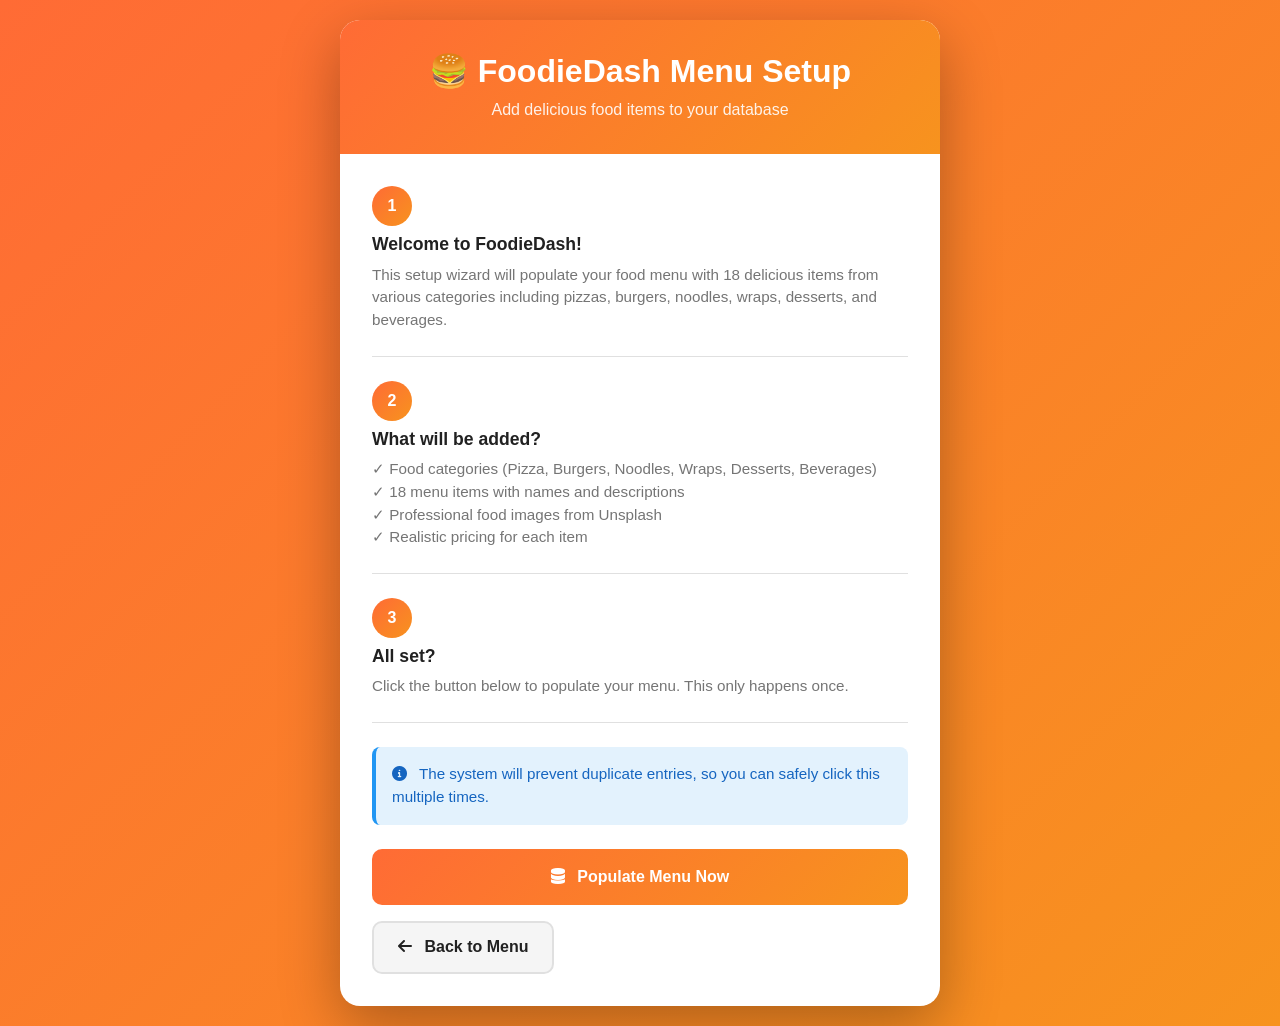
<file: setup.html>
<!DOCTYPE html>
<html lang="en">
<head>
    <meta charset="UTF-8">
    <meta name="viewport" content="width=device-width, initial-scale=1.0">
    <title>FoodieDash - Setup Food Menu</title>
    <link href="https://cdn.jsdelivr.net/npm/bootstrap@5.1.3/dist/css/bootstrap.min.css" rel="stylesheet">
    <link rel="stylesheet" href="https://cdnjs.cloudflare.com/ajax/libs/font-awesome/6.0.0/css/all.min.css">
    <style>
        body {
            background: linear-gradient(135deg, #ff6b35 0%, #f7931e 100%);
            min-height: 100vh;
            display: flex;
            align-items: center;
            justify-content: center;
            padding: 20px;
            font-family: 'Segoe UI', Roboto, 'Helvetica Neue', Arial, sans-serif;
        }
        .setup-card {
            background: white;
            border-radius: 20px;
            box-shadow: 0 20px 60px rgba(0, 0, 0, 0.3);
            max-width: 600px;
            overflow: hidden;
        }
        .setup-header {
            background: linear-gradient(135deg, #ff6b35 0%, #f7931e 100%);
            color: white;
            padding: 2rem;
            text-align: center;
        }
        .setup-header h1 {
            margin: 0;
            font-size: 2rem;
            font-weight: 700;
        }
        .setup-header p {
            margin: 0.5rem 0 0 0;
            opacity: 0.9;
        }
        .setup-body {
            padding: 2rem;
        }
        .setup-step {
            margin-bottom: 1.5rem;
            padding-bottom: 1.5rem;
            border-bottom: 1px solid #e0e0e0;
        }
        .setup-step:last-child {
            border-bottom: none;
            margin-bottom: 0;
            padding-bottom: 0;
        }
        .step-number {
            display: inline-flex;
            align-items: center;
            justify-content: center;
            width: 40px;
            height: 40px;
            border-radius: 50%;
            background: linear-gradient(135deg, #ff6b35 0%, #f7931e 100%);
            color: white;
            font-weight: 700;
            margin-right: 1rem;
            margin-bottom: 0.5rem;
        }
        .step-content h3 {
            margin: 0 0 0.5rem 0;
            color: #212121;
            font-size: 1.1rem;
            font-weight: 600;
        }
        .step-content p {
            margin: 0;
            color: #757575;
            font-size: 0.95rem;
        }
        .btn-seed {
            background: linear-gradient(135deg, #ff6b35 0%, #f7931e 100%);
            color: white;
            border: none;
            padding: 1rem 2rem;
            font-size: 1rem;
            font-weight: 600;
            border-radius: 10px;
            text-decoration: none;
            display: inline-block;
            transition: all 0.3s ease;
            width: 100%;
            text-align: center;
        }
        .btn-seed:hover {
            transform: translateY(-2px);
            box-shadow: 0 10px 30px rgba(255, 107, 53, 0.3);
            color: white;
            text-decoration: none;
        }
        .btn-back {
            background: #f5f5f5;
            color: #212121;
            border: 2px solid #e0e0e0;
            padding: 0.8rem 1.5rem;
            font-weight: 600;
            border-radius: 10px;
            text-decoration: none;
            display: inline-block;
            transition: all 0.3s ease;
            margin-top: 1rem;
        }
        .btn-back:hover {
            background: #e0e0e0;
            color: #212121;
            text-decoration: none;
        }
        .info-box {
            background: #e3f2fd;
            border-left: 4px solid #2196f3;
            padding: 1rem;
            border-radius: 8px;
            margin: 1.5rem 0;
        }
        .info-box p {
            margin: 0;
            color: #1565c0;
            font-size: 0.95rem;
        }
    </style>
</head>
<body>
    <div class="setup-card">
        <div class="setup-header">
            <h1>🍔 FoodieDash Menu Setup</h1>
            <p>Add delicious food items to your database</p>
        </div>
        
        <div class="setup-body">
            <div class="setup-step">
                <div class="step-number">1</div>
                <div class="step-content">
                    <h3>Welcome to FoodieDash!</h3>
                    <p>This setup wizard will populate your food menu with 18 delicious items from various categories including pizzas, burgers, noodles, wraps, desserts, and beverages.</p>
                </div>
            </div>

            <div class="setup-step">
                <div class="step-number">2</div>
                <div class="step-content">
                    <h3>What will be added?</h3>
                    <p>✓ Food categories (Pizza, Burgers, Noodles, Wraps, Desserts, Beverages)<br>
                       ✓ 18 menu items with names and descriptions<br>
                       ✓ Professional food images from Unsplash<br>
                       ✓ Realistic pricing for each item</p>
                </div>
            </div>

            <div class="setup-step">
                <div class="step-number">3</div>
                <div class="step-content">
                    <h3>All set?</h3>
                    <p>Click the button below to populate your menu. This only happens once.</p>
                </div>
            </div>

            <div class="info-box">
                <p><i class="fas fa-info-circle me-2"></i> The system will prevent duplicate entries, so you can safely click this multiple times.</p>
            </div>

            <a href="seed_menu.php" class="btn-seed">
                <i class="fas fa-database me-2"></i> Populate Menu Now
            </a>

            <a href="/task4/customer/index.php" class="btn-back">
                <i class="fas fa-arrow-left me-2"></i> Back to Menu
            </a>
        </div>
    </div>
</body>
</html>
</file>
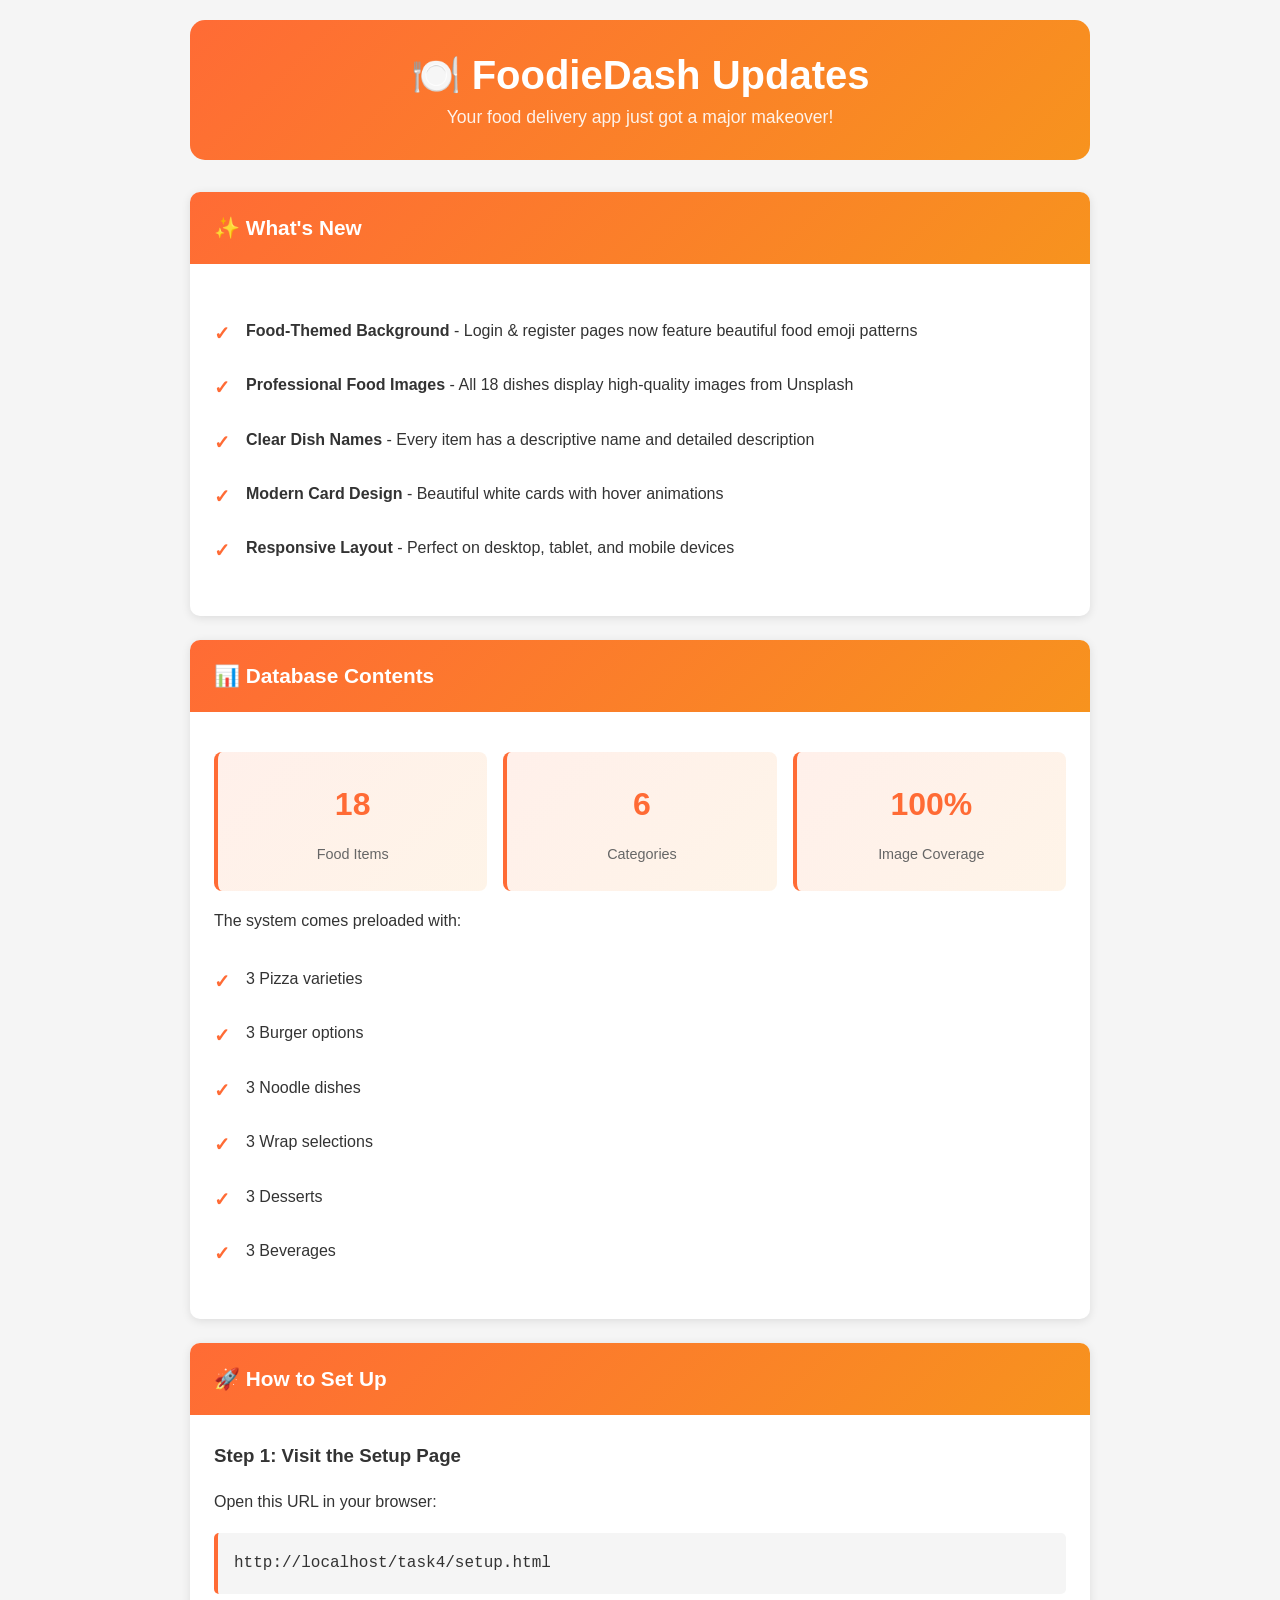
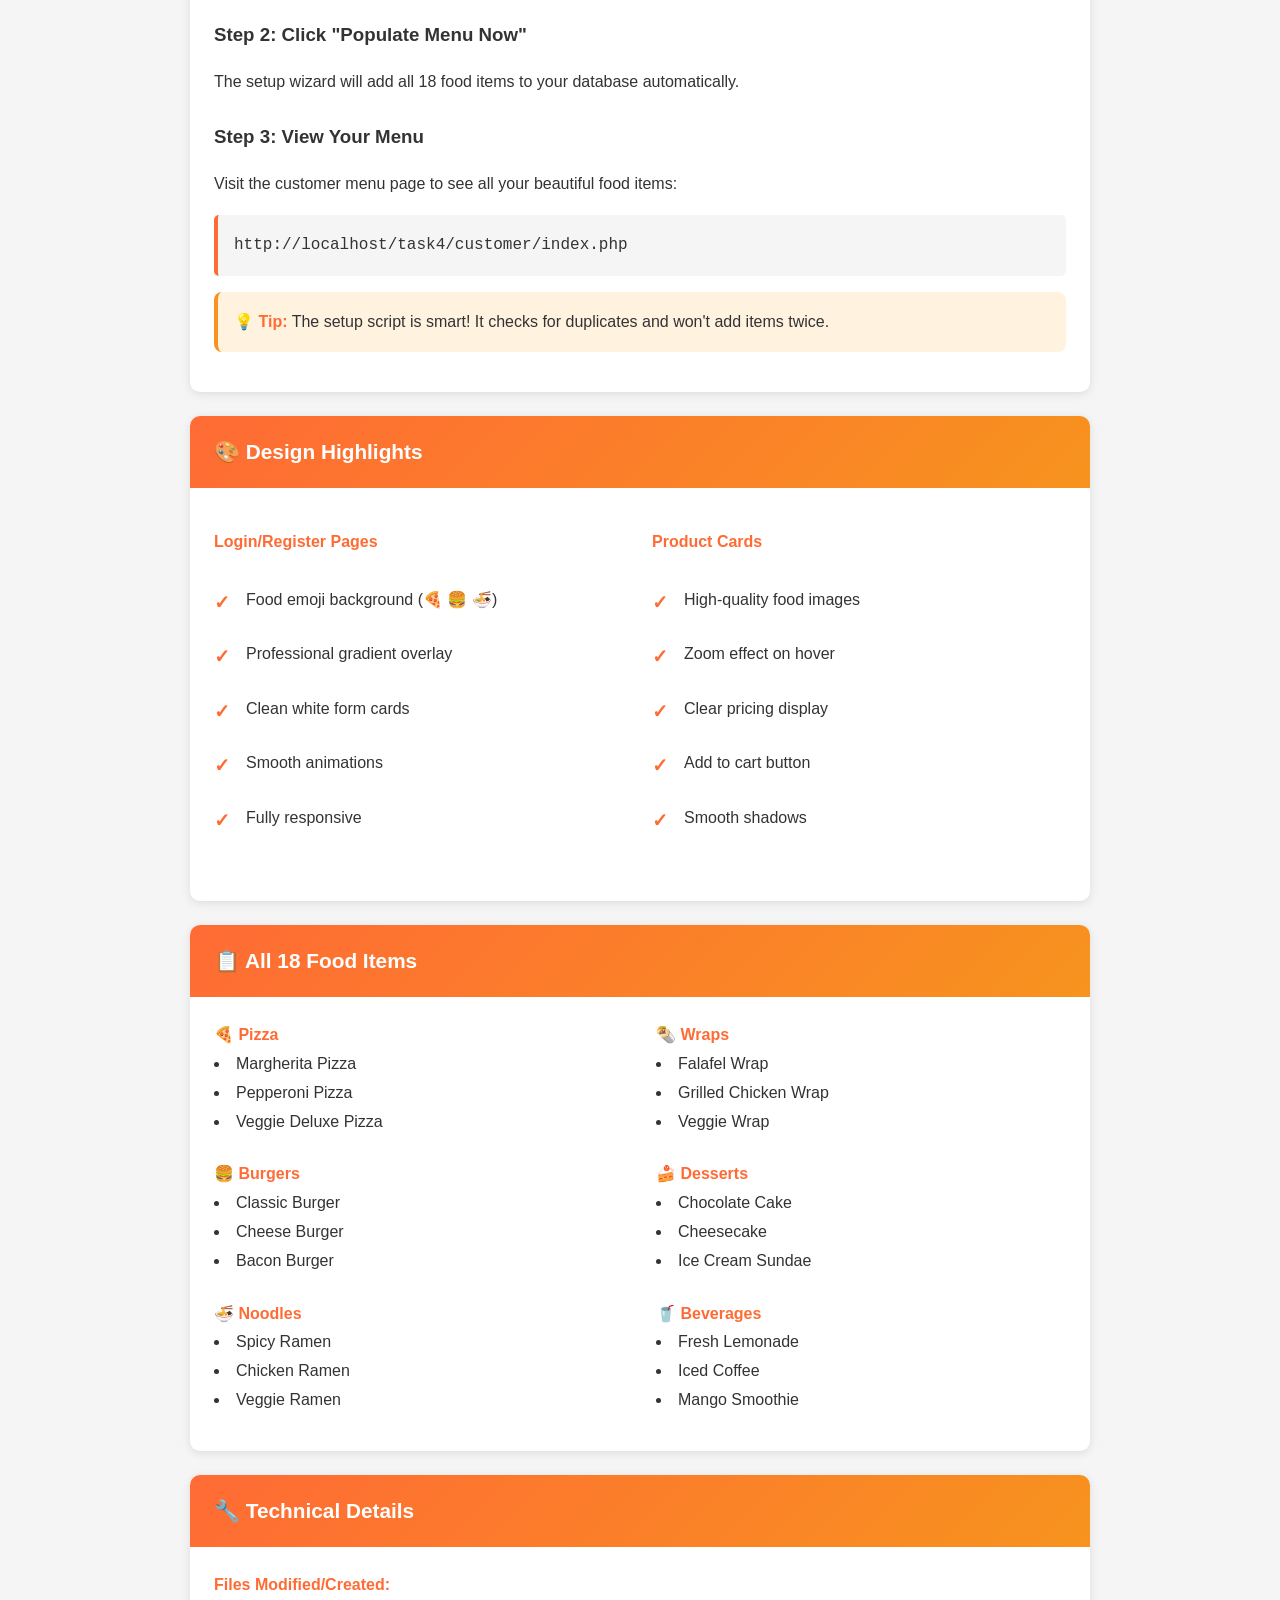
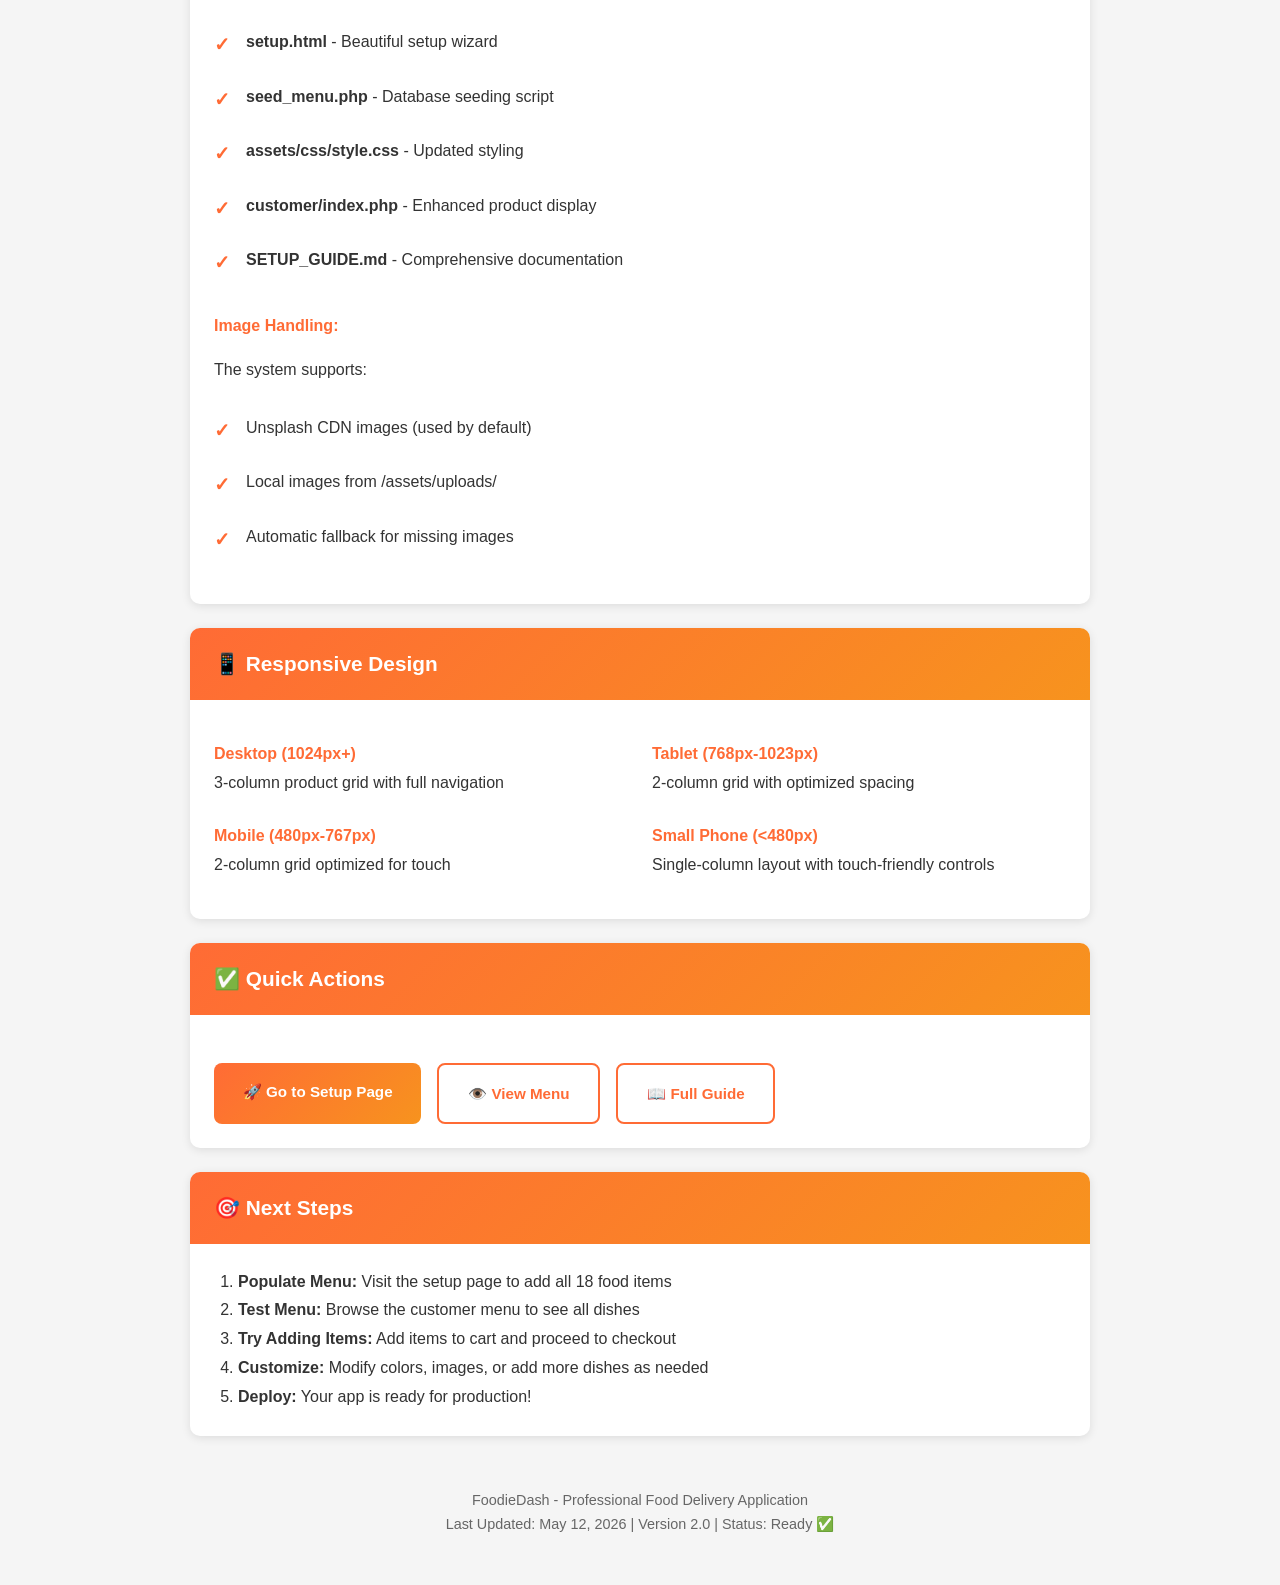
<file: updates_summary.html>
<!DOCTYPE html>
<html lang="en">
<head>
    <meta charset="UTF-8">
    <meta name="viewport" content="width=device-width, initial-scale=1.0">
    <title>FoodieDash - Updates Summary</title>
    <style>
        * { margin: 0; padding: 0; box-sizing: border-box; }
        body {
            font-family: 'Segoe UI', Roboto, 'Helvetica Neue', Arial, sans-serif;
            background: #f5f5f5;
            padding: 20px;
        }
        .container { max-width: 900px; margin: 0 auto; }
        header {
            background: linear-gradient(135deg, #ff6b35 0%, #f7931e 100%);
            color: white;
            padding: 2rem;
            border-radius: 15px;
            margin-bottom: 2rem;
            text-align: center;
        }
        header h1 { font-size: 2.5rem; margin-bottom: 0.5rem; }
        header p { font-size: 1.1rem; opacity: 0.9; }
        .section {
            background: white;
            margin-bottom: 1.5rem;
            border-radius: 10px;
            overflow: hidden;
            box-shadow: 0 2px 10px rgba(0,0,0,0.1);
        }
        .section-header {
            background: linear-gradient(135deg, #ff6b35 0%, #f7931e 100%);
            color: white;
            padding: 1.5rem;
            font-size: 1.3rem;
            font-weight: 700;
        }
        .section-body {
            padding: 1.5rem;
            line-height: 1.8;
            color: #333;
        }
        .feature-list {
            list-style: none;
            margin: 1rem 0;
        }
        .feature-list li {
            padding: 0.8rem 0;
            padding-left: 2rem;
            position: relative;
        }
        .feature-list li:before {
            content: "✓";
            position: absolute;
            left: 0;
            color: #ff6b35;
            font-weight: bold;
            font-size: 1.2rem;
        }
        .code-block {
            background: #f5f5f5;
            border-left: 4px solid #ff6b35;
            padding: 1rem;
            margin: 1rem 0;
            border-radius: 5px;
            font-family: 'Courier New', monospace;
            overflow-x: auto;
        }
        .button-group {
            display: flex;
            gap: 1rem;
            margin-top: 1.5rem;
            flex-wrap: wrap;
        }
        .btn {
            display: inline-block;
            padding: 0.9rem 1.8rem;
            border-radius: 8px;
            text-decoration: none;
            font-weight: 600;
            transition: all 0.3s ease;
            border: none;
            cursor: pointer;
            font-size: 0.95rem;
        }
        .btn-primary {
            background: linear-gradient(135deg, #ff6b35 0%, #f7931e 100%);
            color: white;
        }
        .btn-primary:hover {
            transform: translateY(-2px);
            box-shadow: 0 5px 20px rgba(255,107,53,0.3);
        }
        .btn-secondary {
            background: white;
            color: #ff6b35;
            border: 2px solid #ff6b35;
        }
        .btn-secondary:hover {
            background: #ff6b35;
            color: white;
        }
        .stats {
            display: grid;
            grid-template-columns: repeat(auto-fit, minmax(200px, 1fr));
            gap: 1rem;
            margin: 1rem 0;
        }
        .stat-card {
            background: linear-gradient(135deg, rgba(255,107,53,0.1) 0%, rgba(247,147,30,0.1) 100%);
            padding: 1.5rem;
            border-radius: 8px;
            border-left: 4px solid #ff6b35;
            text-align: center;
        }
        .stat-number {
            font-size: 2rem;
            font-weight: 700;
            color: #ff6b35;
        }
        .stat-label {
            color: #666;
            font-size: 0.9rem;
            margin-top: 0.5rem;
        }
        .highlight {
            background: #fff3e0;
            padding: 1rem;
            border-radius: 8px;
            border-left: 4px solid #f7931e;
            margin: 1rem 0;
        }
        .highlight strong { color: #ff6b35; }
        footer {
            text-align: center;
            padding: 2rem;
            color: #666;
            font-size: 0.9rem;
        }
        .grid-2 {
            display: grid;
            grid-template-columns: repeat(auto-fit, minmax(400px, 1fr));
            gap: 1.5rem;
            margin: 1rem 0;
        }
        @media (max-width: 768px) {
            header h1 { font-size: 1.8rem; }
            .grid-2 { grid-template-columns: 1fr; }
        }
    </style>
</head>
<body>
    <div class="container">
        <header>
            <h1>🍽️ FoodieDash Updates</h1>
            <p>Your food delivery app just got a major makeover!</p>
        </header>

        <div class="section">
            <div class="section-header">✨ What's New</div>
            <div class="section-body">
                <ul class="feature-list">
                    <li><strong>Food-Themed Background</strong> - Login & register pages now feature beautiful food emoji patterns</li>
                    <li><strong>Professional Food Images</strong> - All 18 dishes display high-quality images from Unsplash</li>
                    <li><strong>Clear Dish Names</strong> - Every item has a descriptive name and detailed description</li>
                    <li><strong>Modern Card Design</strong> - Beautiful white cards with hover animations</li>
                    <li><strong>Responsive Layout</strong> - Perfect on desktop, tablet, and mobile devices</li>
                </ul>
            </div>
        </div>

        <div class="section">
            <div class="section-header">📊 Database Contents</div>
            <div class="section-body">
                <div class="stats">
                    <div class="stat-card">
                        <div class="stat-number">18</div>
                        <div class="stat-label">Food Items</div>
                    </div>
                    <div class="stat-card">
                        <div class="stat-number">6</div>
                        <div class="stat-label">Categories</div>
                    </div>
                    <div class="stat-card">
                        <div class="stat-number">100%</div>
                        <div class="stat-label">Image Coverage</div>
                    </div>
                </div>
                <p style="margin-top: 1rem;">The system comes preloaded with:</p>
                <ul class="feature-list">
                    <li>3 Pizza varieties</li>
                    <li>3 Burger options</li>
                    <li>3 Noodle dishes</li>
                    <li>3 Wrap selections</li>
                    <li>3 Desserts</li>
                    <li>3 Beverages</li>
                </ul>
            </div>
        </div>

        <div class="section">
            <div class="section-header">🚀 How to Set Up</div>
            <div class="section-body">
                <h3 style="margin-bottom: 1rem;">Step 1: Visit the Setup Page</h3>
                <p>Open this URL in your browser:</p>
                <div class="code-block">http://localhost/task4/setup.html</div>
                
                <h3 style="margin: 1.5rem 0 1rem 0;">Step 2: Click "Populate Menu Now"</h3>
                <p>The setup wizard will add all 18 food items to your database automatically.</p>
                
                <h3 style="margin: 1.5rem 0 1rem 0;">Step 3: View Your Menu</h3>
                <p>Visit the customer menu page to see all your beautiful food items:</p>
                <div class="code-block">http://localhost/task4/customer/index.php</div>
                
                <div class="highlight">
                    <strong>💡 Tip:</strong> The setup script is smart! It checks for duplicates and won't add items twice.
                </div>
            </div>
        </div>

        <div class="section">
            <div class="section-header">🎨 Design Highlights</div>
            <div class="section-body">
                <div class="grid-2">
                    <div>
                        <h4 style="color: #ff6b35; margin-bottom: 1rem;">Login/Register Pages</h4>
                        <ul class="feature-list">
                            <li>Food emoji background (🍕 🍔 🍜)</li>
                            <li>Professional gradient overlay</li>
                            <li>Clean white form cards</li>
                            <li>Smooth animations</li>
                            <li>Fully responsive</li>
                        </ul>
                    </div>
                    <div>
                        <h4 style="color: #ff6b35; margin-bottom: 1rem;">Product Cards</h4>
                        <ul class="feature-list">
                            <li>High-quality food images</li>
                            <li>Zoom effect on hover</li>
                            <li>Clear pricing display</li>
                            <li>Add to cart button</li>
                            <li>Smooth shadows</li>
                        </ul>
                    </div>
                </div>
            </div>
        </div>

        <div class="section">
            <div class="section-header">📋 All 18 Food Items</div>
            <div class="section-body">
                <div style="column-count: 2; column-gap: 2rem;">
                    <h4 style="color: #ff6b35;">🍕 Pizza</h4>
                    <ul style="list-style-position: inside; margin-bottom: 1.5rem;">
                        <li>Margherita Pizza</li>
                        <li>Pepperoni Pizza</li>
                        <li>Veggie Deluxe Pizza</li>
                    </ul>
                    
                    <h4 style="color: #ff6b35;">🍔 Burgers</h4>
                    <ul style="list-style-position: inside; margin-bottom: 1.5rem;">
                        <li>Classic Burger</li>
                        <li>Cheese Burger</li>
                        <li>Bacon Burger</li>
                    </ul>
                    
                    <h4 style="color: #ff6b35;">🍜 Noodles</h4>
                    <ul style="list-style-position: inside; margin-bottom: 1.5rem;">
                        <li>Spicy Ramen</li>
                        <li>Chicken Ramen</li>
                        <li>Veggie Ramen</li>
                    </ul>
                    
                    <h4 style="color: #ff6b35;">🌯 Wraps</h4>
                    <ul style="list-style-position: inside; margin-bottom: 1.5rem;">
                        <li>Falafel Wrap</li>
                        <li>Grilled Chicken Wrap</li>
                        <li>Veggie Wrap</li>
                    </ul>
                    
                    <h4 style="color: #ff6b35;">🍰 Desserts</h4>
                    <ul style="list-style-position: inside; margin-bottom: 1.5rem;">
                        <li>Chocolate Cake</li>
                        <li>Cheesecake</li>
                        <li>Ice Cream Sundae</li>
                    </ul>
                    
                    <h4 style="color: #ff6b35;">🥤 Beverages</h4>
                    <ul style="list-style-position: inside;">
                        <li>Fresh Lemonade</li>
                        <li>Iced Coffee</li>
                        <li>Mango Smoothie</li>
                    </ul>
                </div>
            </div>
        </div>

        <div class="section">
            <div class="section-header">🔧 Technical Details</div>
            <div class="section-body">
                <h4 style="color: #ff6b35; margin-bottom: 1rem;">Files Modified/Created:</h4>
                <ul class="feature-list">
                    <li><strong>setup.html</strong> - Beautiful setup wizard</li>
                    <li><strong>seed_menu.php</strong> - Database seeding script</li>
                    <li><strong>assets/css/style.css</strong> - Updated styling</li>
                    <li><strong>customer/index.php</strong> - Enhanced product display</li>
                    <li><strong>SETUP_GUIDE.md</strong> - Comprehensive documentation</li>
                </ul>
                
                <h4 style="color: #ff6b35; margin: 1.5rem 0 1rem 0;">Image Handling:</h4>
                <p>The system supports:</p>
                <ul class="feature-list">
                    <li>Unsplash CDN images (used by default)</li>
                    <li>Local images from /assets/uploads/</li>
                    <li>Automatic fallback for missing images</li>
                </ul>
            </div>
        </div>

        <div class="section">
            <div class="section-header">📱 Responsive Design</div>
            <div class="section-body">
                <div class="grid-2">
                    <div>
                        <h4 style="color: #ff6b35;">Desktop (1024px+)</h4>
                        <p>3-column product grid with full navigation</p>
                    </div>
                    <div>
                        <h4 style="color: #ff6b35;">Tablet (768px-1023px)</h4>
                        <p>2-column grid with optimized spacing</p>
                    </div>
                    <div>
                        <h4 style="color: #ff6b35;">Mobile (480px-767px)</h4>
                        <p>2-column grid optimized for touch</p>
                    </div>
                    <div>
                        <h4 style="color: #ff6b35;">Small Phone (&lt;480px)</h4>
                        <p>Single-column layout with touch-friendly controls</p>
                    </div>
                </div>
            </div>
        </div>

        <div class="section">
            <div class="section-header">✅ Quick Actions</div>
            <div class="section-body">
                <div class="button-group">
                    <a href="/task4/setup.html" class="btn btn-primary">
                        🚀 Go to Setup Page
                    </a>
                    <a href="/task4/customer/index.php" class="btn btn-secondary">
                        👁️ View Menu
                    </a>
                    <a href="/task4/SETUP_GUIDE.md" class="btn btn-secondary">
                        📖 Full Guide
                    </a>
                </div>
            </div>
        </div>

        <div class="section">
            <div class="section-header">🎯 Next Steps</div>
            <div class="section-body">
                <ol style="padding-left: 1.5rem; line-height: 1.8;">
                    <li><strong>Populate Menu:</strong> Visit the setup page to add all 18 food items</li>
                    <li><strong>Test Menu:</strong> Browse the customer menu to see all dishes</li>
                    <li><strong>Try Adding Items:</strong> Add items to cart and proceed to checkout</li>
                    <li><strong>Customize:</strong> Modify colors, images, or add more dishes as needed</li>
                    <li><strong>Deploy:</strong> Your app is ready for production!</li>
                </ol>
            </div>
        </div>

        <footer>
            <p>FoodieDash - Professional Food Delivery Application</p>
            <p style="margin-top: 0.5rem;">Last Updated: May 12, 2026 | Version 2.0 | Status: Ready ✅</p>
        </footer>
    </div>
</body>
</html>
</file>
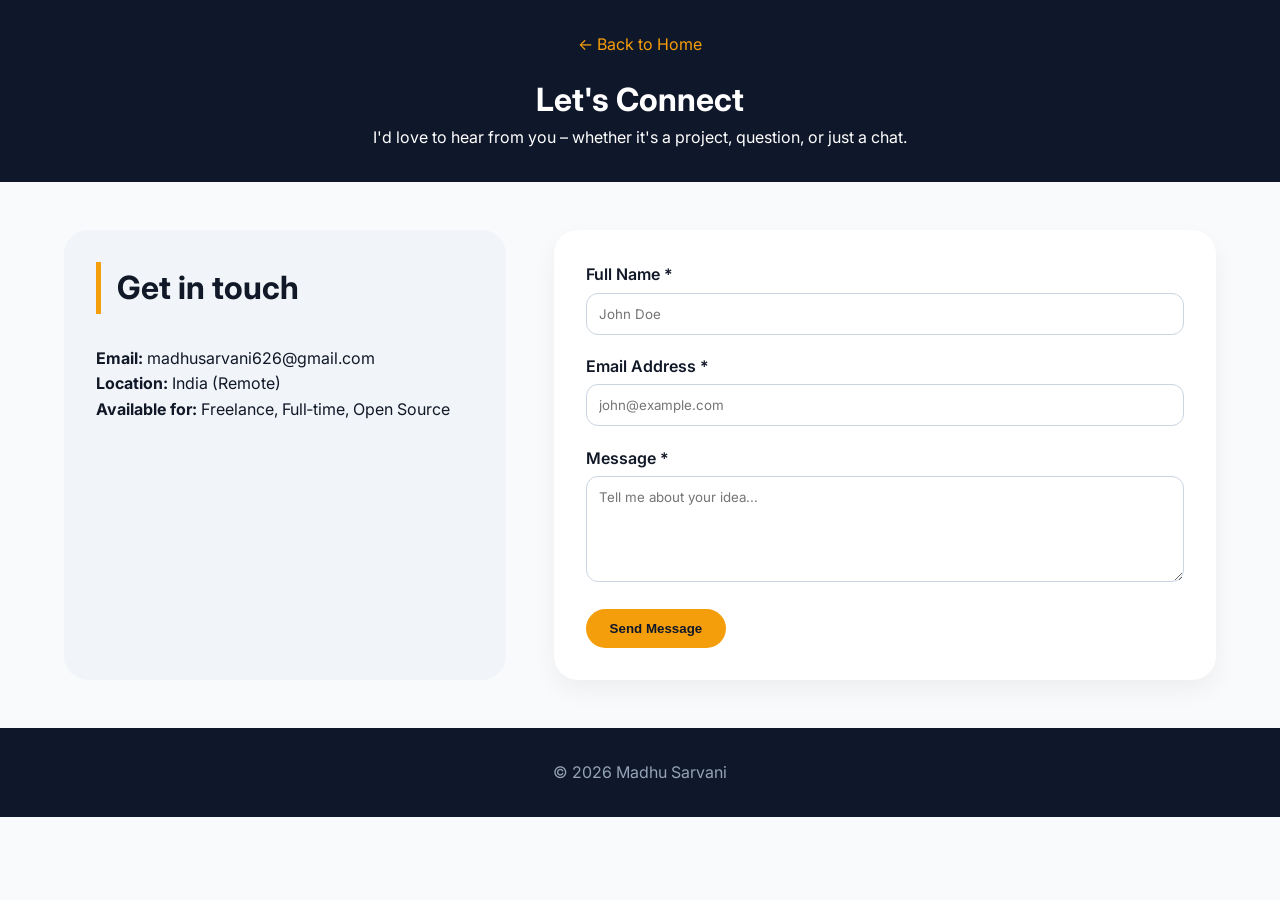
<file: task1/contact.html>
<!DOCTYPE html>
<html lang="en">
<head>
    <meta charset="UTF-8">
    <meta name="viewport" content="width=device-width, initial-scale=1.0">
    <title>Contact | Madhu Sarvani</title>
    <link rel="stylesheet" href="css/style.css">
    <link href="https://fonts.googleapis.com/css2?family=Inter:wght@300;400;600;700&display=swap" rel="stylesheet">
</head>
<body>

<header class="page-header">
    <div class="container">
        <a href="index.html" class="back-link">← Back to Home</a>
        <h1>Let's Connect</h1>
        <p>I'd love to hear from you – whether it's a project, question, or just a chat.</p>
    </div>
</header>

<main class="container">
    <div class="contact-grid">
        <div class="contact-info">
            <h2>Get in touch</h2>
            <p><strong>Email:</strong> madhusarvani626@gmail.com</p>
            <p><strong>Location:</strong> India (Remote)</p>
            <p><strong>Available for:</strong> Freelance, Full‑time, Open Source</p>
        </div>
        <div class="contact-form-wrapper">
            <!-- FORM NOW SUBMITS TO PHP BACKEND -->
            <form id="contactForm" class="contact-form" action="backend/save_message.php" method="POST">
                <div class="form-group">
                    <label for="name">Full Name *</label>
                    <input type="text" id="name" name="name" placeholder="John Doe" required>
                    <span class="error" id="nameError"></span>
                </div>
                <div class="form-group">
                    <label for="email">Email Address *</label>
                    <input type="email" id="email" name="email" placeholder="john@example.com" required>
                    <span class="error" id="emailError"></span>
                </div>
                <div class="form-group">
                    <label for="message">Message *</label>
                    <textarea id="message" name="message" rows="5" placeholder="Tell me about your idea..." required></textarea>
                    <span class="error" id="messageError"></span>
                </div>
                <button type="submit" class="btn btn-primary">Send Message</button>
            </form>
            <div id="formSuccess" class="success-message" style="display: none;">✅ Thank you! Your message has been received.</div>
        </div>
    </div>
</main>

<footer>
    <div class="container">
        <p>&copy; 2026 Madhu Sarvani</p>
    </div>
</footer>

<script src="js/script.js"></script>
</body>

<script>
    // Check if URL contains ?success=1
    const urlParams = new URLSearchParams(window.location.search);
    if (urlParams.has('success') && urlParams.get('success') === '1') {
        const successDiv = document.getElementById('formSuccess');
        if (successDiv) {
            successDiv.style.display = 'block';
            setTimeout(() => {
                successDiv.style.display = 'none';
                // Remove the query parameter from URL without reload
                window.history.replaceState({}, document.title, window.location.pathname);
            }, 4000);
        }
    }
</script>



</html>
</file>
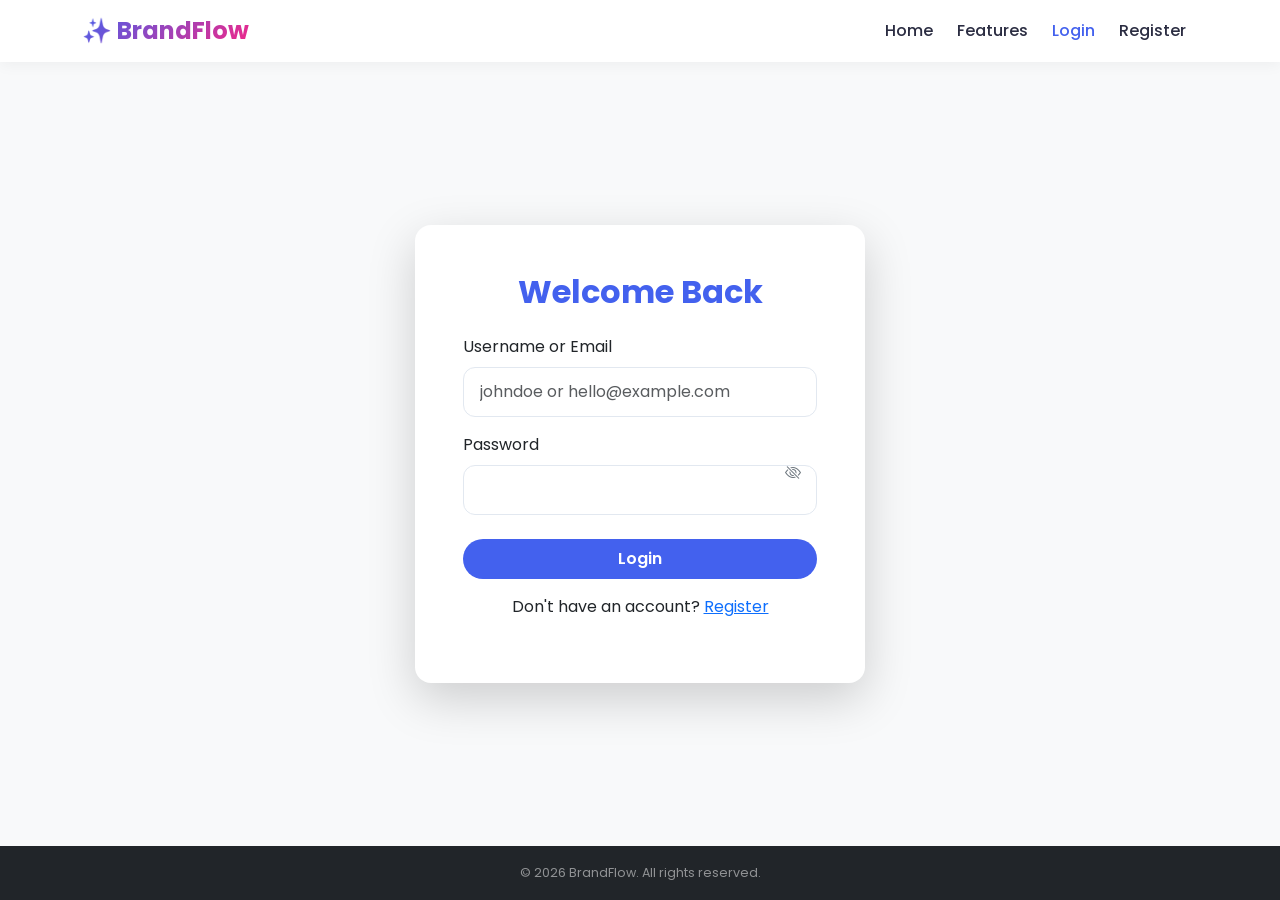
<file: TASK2/dashboard.html>
<!DOCTYPE html>
<html lang="en">
<head>
    <meta charset="UTF-8">
    <meta name="viewport" content="width=device-width, initial-scale=1.0">
    <title>Dashboard - BrandFlow</title>
    <!-- Bootstrap + Icons + Fonts -->
    <link href="https://cdn.jsdelivr.net/npm/bootstrap@5.3.0/dist/css/bootstrap.min.css" rel="stylesheet">
    <link rel="stylesheet" href="https://cdn.jsdelivr.net/npm/bootstrap-icons@1.11.3/font/bootstrap-icons.min.css">
    <link href="https://fonts.googleapis.com/css2?family=Poppins:wght@300;400;500;600;700&display=swap" rel="stylesheet">
    <link rel="stylesheet" href="css/style.css">
</head>
<body class="bg-light d-flex flex-column min-vh-100">

    <!-- Navbar with logo for consistency -->
    <nav class="navbar navbar-expand-lg sticky-top custom-navbar">
        <div class="container">
            <a class="navbar-brand fw-bold d-flex align-items-center" href="dashboard.html">
                <img src="https://cdn-icons-png.flaticon.com/512/3135/3135715.png" 
                     alt="Logo" width="28" height="28" class="me-2" style="border-radius: 50%;">
                <span>✨ BrandFlow</span>
            </a>
            <button class="navbar-toggler" type="button" data-bs-toggle="collapse" data-bs-target="#mainNavbar">
                <span class="navbar-toggler-icon"></span>
            </button>
            <div class="collapse navbar-collapse" id="mainNavbar">
                <ul class="navbar-nav ms-auto mb-2 mb-lg-0">
                    <li class="nav-item"><a class="nav-link active" href="dashboard.html">Dashboard</a></li>
                    <li class="nav-item"><a class="nav-link" href="edit_profile.html">Edit Profile</a></li>
                    <li class="nav-item"><a class="nav-link" href="#" id="logoutBtn">Logout</a></li>
                </ul>
            </div>
        </div>
    </nav>

    <!-- Dashboard Content (only visible if logged in) -->
    <div class="container py-5" id="dashboardContent" style="display: none;">
        <div class="row">
            <div class="col-12 text-center mb-4">
                <div class="display-1 text-primary"><i class="bi bi-person-circle"></i></div>
                <h1 class="display-5 fw-bold">Welcome, <span id="usernameDisplay">User</span>!</h1>
                <p class="lead">You have successfully logged in to your dashboard.</p>
            </div>
            <div class="col-md-6 mx-auto">
                <div class="card border-0 shadow-sm rounded-4">
                    <div class="card-body p-4">
                        <h5 class="card-title"><i class="bi bi-info-circle-fill text-primary"></i> Account Details</h5>
                        <ul class="list-group list-group-flush mt-3">
                            <li class="list-group-item d-flex justify-content-between">
                                <span>Status:</span>
                                <span class="badge bg-success">Active</span>
                            </li>
                            <li class="list-group-item d-flex justify-content-between">
                                <span>Member since:</span>
                                <span id="memberSince">—</span>
                            </li>
                            <li class="list-group-item d-flex justify-content-between">
                                <span>Session ID:</span>
                                <span id="sessionId" class="text-muted small">—</span>
                            </li>
                        </ul>
                        <!-- REAL Edit Profile button (links to functional page) -->
                        <a href="edit_profile.html" class="btn btn-primary w-100 mt-4 rounded-pill">
                            <i class="bi bi-pencil-square"></i> Edit Profile
                        </a>
                    </div>
                </div>
            </div>
        </div>
    </div>

    <!-- Loading Spinner (while checking session) -->
    <div class="container d-flex justify-content-center align-items-center flex-grow-1" id="loadingSpinner">
        <div class="spinner-border text-primary" role="status">
            <span class="visually-hidden">Checking authentication...</span>
        </div>
    </div>

    <!-- Footer -->
    <footer class="bg-dark text-white-50 text-center py-3 mt-auto">
        <small>&copy; 2026 BrandFlow. All rights reserved.</small>
    </footer>

    <script src="https://cdn.jsdelivr.net/npm/bootstrap@5.3.0/dist/js/bootstrap.bundle.min.js"></script>
    <script>
        // Dashboard session check and logout
        (async function checkSession() {
            try {
                const response = await fetch('php/session_check.php');
                const data = await response.json();
                
                if (data.logged_in) {
                    // Show dashboard content, hide spinner
                    document.getElementById('loadingSpinner').style.display = 'none';
                    document.getElementById('dashboardContent').style.display = 'block';
                    document.getElementById('usernameDisplay').innerText = data.username;
                    document.getElementById('memberSince').innerText = data.member_since || 'Today';
                    document.getElementById('sessionId').innerText = data.session_id || 'N/A';
                } else {
                    // Not logged in → redirect to login page
                    window.location.href = 'login.html';
                }
            } catch (error) {
                console.error('Session check failed:', error);
                window.location.href = 'login.html';
            }
        })();

        // Logout button
        document.getElementById('logoutBtn').addEventListener('click', async (e) => {
            e.preventDefault();
            const response = await fetch('php/logout.php');
            if (response.ok) {
                window.location.href = 'login.html';
            } else {
                alert('Logout failed. Please try again.');
            }
        });
    </script>
</body>
</html>
</file>
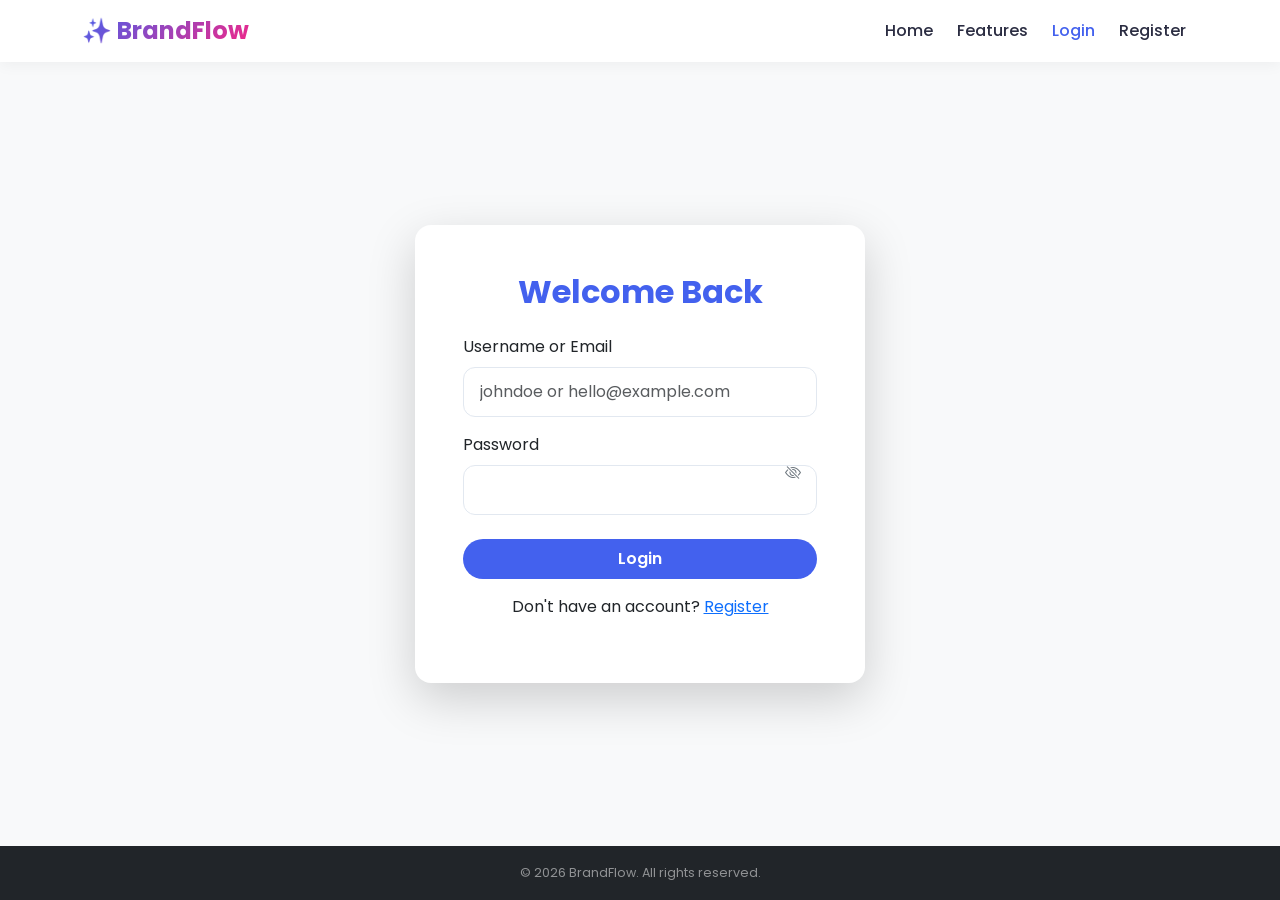
<file: TASK2/login.html>
<!DOCTYPE html>
<html lang="en">
<head>
    <meta charset="UTF-8">
    <meta name="viewport" content="width=device-width, initial-scale=1.0">
    <title>Login - BrandFlow</title>
    <!-- Bootstrap 5 + Icons + Google Fonts -->
    <link href="https://cdn.jsdelivr.net/npm/bootstrap@5.3.0/dist/css/bootstrap.min.css" rel="stylesheet">
    <link rel="stylesheet" href="https://cdn.jsdelivr.net/npm/bootstrap-icons@1.11.3/font/bootstrap-icons.min.css">
    <link href="https://fonts.googleapis.com/css2?family=Poppins:wght@300;400;500;600;700&display=swap" rel="stylesheet">
    <link rel="stylesheet" href="css/style.css">
</head>
<body class="bg-light d-flex flex-column min-vh-100">

    <!-- Reusable Navbar (same as register.html) -->
    <nav class="navbar navbar-expand-lg sticky-top custom-navbar">
        <div class="container">
            <a class="navbar-brand fw-bold" href="index.html">✨ BrandFlow</a>
            <button class="navbar-toggler" type="button" data-bs-toggle="collapse" data-bs-target="#mainNavbar">
                <span class="navbar-toggler-icon"></span>
            </button>
            <div class="collapse navbar-collapse" id="mainNavbar">
                <ul class="navbar-nav ms-auto mb-2 mb-lg-0">
                    <li class="nav-item"><a class="nav-link" href="index.html">Home</a></li>
                    <li class="nav-item"><a class="nav-link" href="#features">Features</a></li>
                    <li class="nav-item"><a class="nav-link active" href="login.html">Login</a></li>
                    <li class="nav-item"><a class="nav-link" href="register.html">Register</a></li>
                </ul>
            </div>
        </div>
    </nav>

    <!-- Login Card -->
    <div class="container d-flex justify-content-center align-items-center flex-grow-1 py-5">
        <div class="card shadow-lg border-0 rounded-4 animate-card" style="max-width: 450px; width: 100%;">
            <div class="card-body p-4 p-md-5">
                <h2 class="text-center mb-4 fw-bold" style="color: #4361ee;">Welcome Back</h2>
                <form id="loginForm">
                    <div class="mb-3">
                        <label class="form-label">Username or Email</label>
                        <input type="text" id="loginInput" class="form-control" placeholder="johndoe or hello@example.com" required>
                        <div class="invalid-feedback" id="loginError"></div>
                    </div>
                    <div class="mb-4 position-relative">
                        <label class="form-label">Password</label>
                        <input type="password" id="loginPassword" class="form-control" required>
                        <i class="bi bi-eye-slash position-absolute end-0 top-50 translate-middle-y me-3 toggle-password" style="cursor: pointer;"></i>
                    </div>
                    <button type="submit" class="btn btn-primary w-100 py-2 fw-semibold rounded-pill">Login</button>
                </form>
                <p class="text-center mt-3">Don't have an account? <a href="register.html">Register</a></p>
            </div>
        </div>
    </div>

    <!-- Footer -->
    <footer class="bg-dark text-white-50 text-center py-3 mt-auto">
        <small>&copy; 2026 BrandFlow. All rights reserved.</small>
    </footer>

    <script src="https://cdn.jsdelivr.net/npm/bootstrap@5.3.0/dist/js/bootstrap.bundle.min.js"></script>
    <script src="js/main.js"></script>
</body>
</html>
</file>
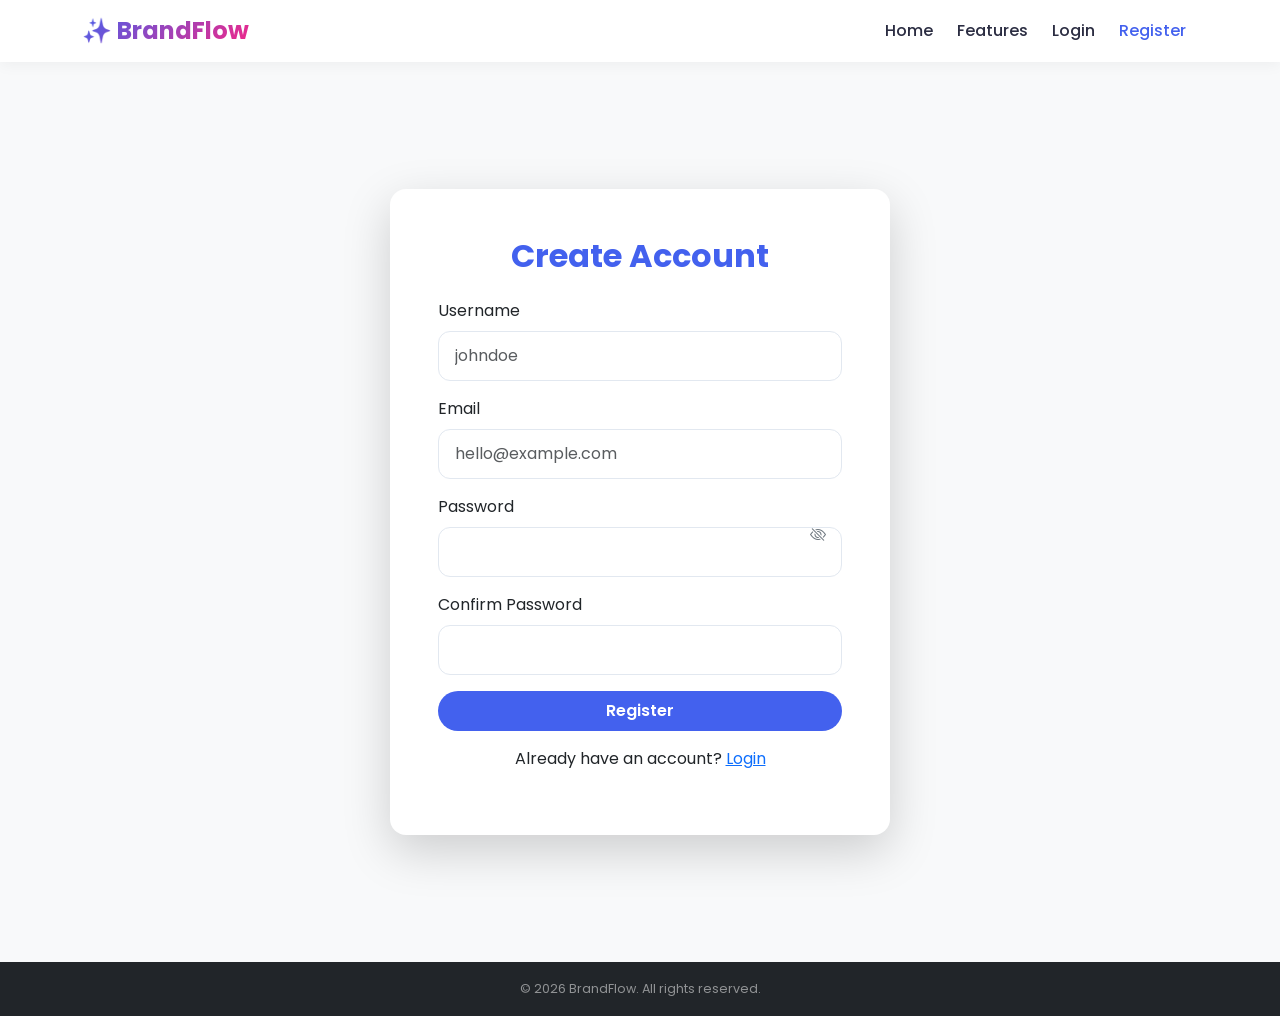
<file: TASK2/register.html>
<!DOCTYPE html>
<html lang="en">
<head>
    <meta charset="UTF-8">
    <meta name="viewport" content="width=device-width, initial-scale=1.0">
    <title>Register - YourBrand</title>
    <!-- Bootstrap 5 + Icons + Google Fonts -->
    <link href="https://cdn.jsdelivr.net/npm/bootstrap@5.3.0/dist/css/bootstrap.min.css" rel="stylesheet">
    <link rel="stylesheet" href="https://cdn.jsdelivr.net/npm/bootstrap-icons@1.11.3/font/bootstrap-icons.min.css">
    <link href="https://fonts.googleapis.com/css2?family=Poppins:wght@300;400;500;600;700&display=swap" rel="stylesheet">
    <link rel="stylesheet" href="css/style.css">
</head>
<body class="bg-light">
    <!-- Reusable Navbar (include same on all pages) -->
    <nav class="navbar navbar-expand-lg sticky-top custom-navbar">
        <div class="container">
            <a class="navbar-brand fw-bold" href="index.html">✨ BrandFlow</a>
            <button class="navbar-toggler" type="button" data-bs-toggle="collapse" data-bs-target="#mainNavbar">
                <span class="navbar-toggler-icon"></span>
            </button>
            <div class="collapse navbar-collapse" id="mainNavbar">
                <ul class="navbar-nav ms-auto mb-2 mb-lg-0">
                    <li class="nav-item"><a class="nav-link" href="index.html">Home</a></li>
                    <li class="nav-item"><a class="nav-link" href="#features">Features</a></li>
                    <li class="nav-item"><a class="nav-link" href="login.html">Login</a></li>
                    <li class="nav-item"><a class="nav-link active" href="register.html">Register</a></li>
                </ul>
            </div>
        </div>
    </nav>

    <div class="container d-flex justify-content-center align-items-center min-vh-100 py-5">
        <div class="card shadow-lg border-0 rounded-4 animate-card" style="max-width: 500px; width: 100%;">
            <div class="card-body p-4 p-md-5">
                <h2 class="text-center mb-4 fw-bold" style="color: #4361ee;">Create Account</h2>
                <form id="registerForm">
                    <div class="mb-3">
                        <label class="form-label">Username</label>
                        <input type="text" id="username" class="form-control" placeholder="johndoe" required>
                        <div class="invalid-feedback" id="usernameError"></div>
                        <small class="text-muted" id="usernameStatus"></small>
                    </div>
                    <div class="mb-3">
                        <label class="form-label">Email</label>
                        <input type="email" id="email" class="form-control" placeholder="hello@example.com" required>
                        <div class="invalid-feedback" id="emailError"></div>
                        <small class="text-muted" id="emailStatus"></small>
                    </div>
                    <div class="mb-3 position-relative">
                        <label class="form-label">Password</label>
                        <input type="password" id="password" class="form-control" required>
                        <i class="bi bi-eye-slash position-absolute end-0 top-50 translate-middle-y me-3 toggle-password" style="cursor: pointer;"></i>
                    </div>
                    <div class="mb-3 position-relative">
                        <label class="form-label">Confirm Password</label>
                        <input type="password" id="confirmPassword" class="form-control" required>
                        <div class="invalid-feedback" id="matchError"></div>
                    </div>
                    <button type="submit" class="btn btn-primary w-100 py-2 fw-semibold rounded-pill">Register</button>
                </form>
                <p class="text-center mt-3">Already have an account? <a href="login.html">Login</a></p>
            </div>
        </div>
    </div>

    <!-- Footer -->
    <footer class="bg-dark text-white-50 text-center py-3 mt-auto">
        <small>&copy; 2026 BrandFlow. All rights reserved.</small>
    </footer>

    <script src="https://cdn.jsdelivr.net/npm/bootstrap@5.3.0/dist/js/bootstrap.bundle.min.js"></script>
    <script src="js/main.js"></script>
</body>
</html>
</file>
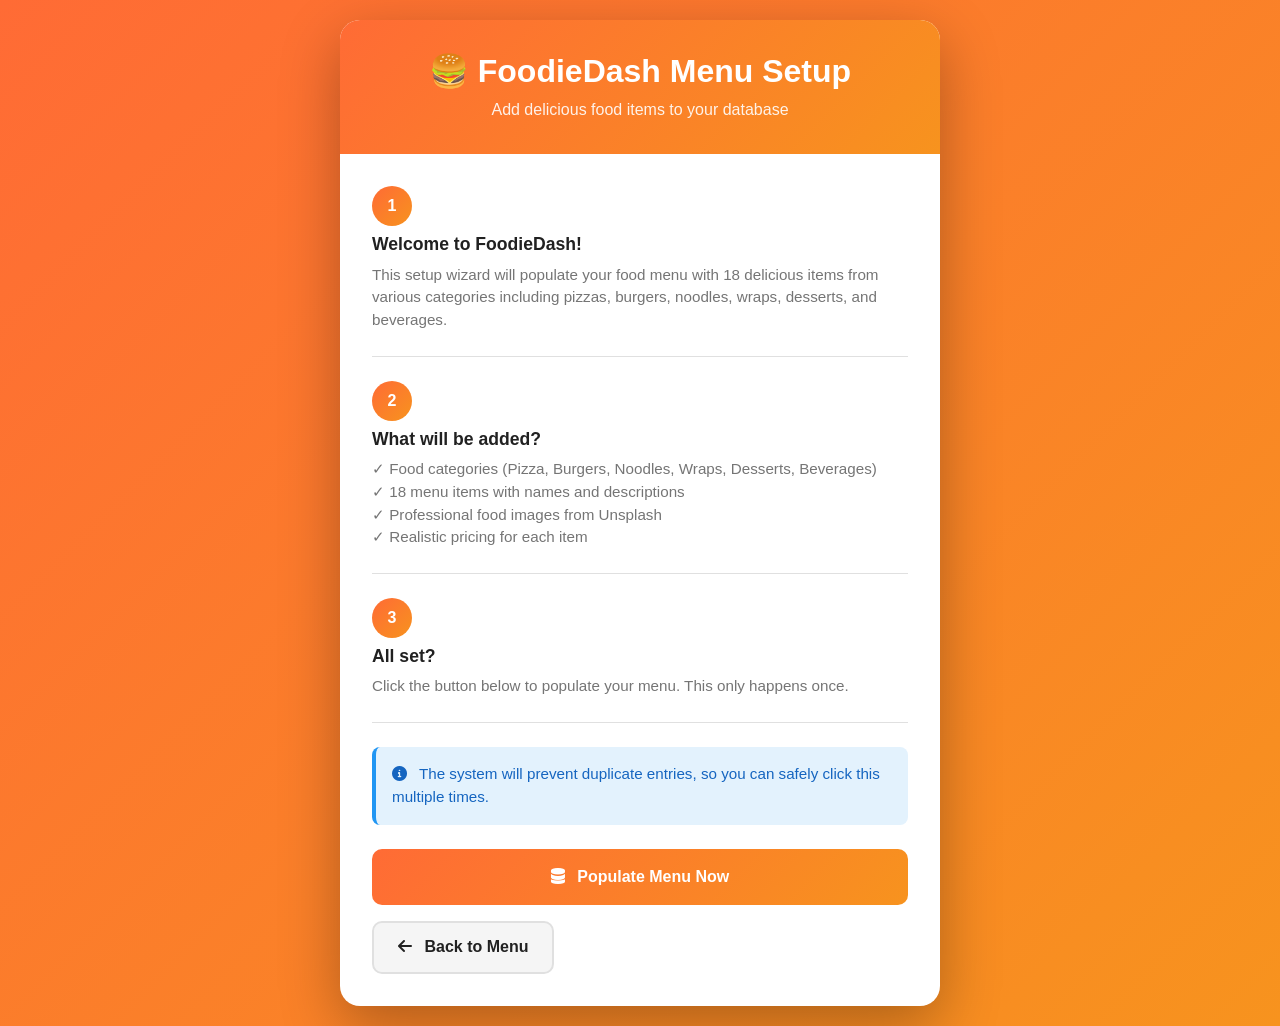
<file: task4/setup.html>
<!DOCTYPE html>
<html lang="en">
<head>
    <meta charset="UTF-8">
    <meta name="viewport" content="width=device-width, initial-scale=1.0">
    <title>FoodieDash - Setup Food Menu</title>
    <link href="https://cdn.jsdelivr.net/npm/bootstrap@5.1.3/dist/css/bootstrap.min.css" rel="stylesheet">
    <link rel="stylesheet" href="https://cdnjs.cloudflare.com/ajax/libs/font-awesome/6.0.0/css/all.min.css">
    <style>
        body {
            background: linear-gradient(135deg, #ff6b35 0%, #f7931e 100%);
            min-height: 100vh;
            display: flex;
            align-items: center;
            justify-content: center;
            padding: 20px;
            font-family: 'Segoe UI', Roboto, 'Helvetica Neue', Arial, sans-serif;
        }
        .setup-card {
            background: white;
            border-radius: 20px;
            box-shadow: 0 20px 60px rgba(0, 0, 0, 0.3);
            max-width: 600px;
            overflow: hidden;
        }
        .setup-header {
            background: linear-gradient(135deg, #ff6b35 0%, #f7931e 100%);
            color: white;
            padding: 2rem;
            text-align: center;
        }
        .setup-header h1 {
            margin: 0;
            font-size: 2rem;
            font-weight: 700;
        }
        .setup-header p {
            margin: 0.5rem 0 0 0;
            opacity: 0.9;
        }
        .setup-body {
            padding: 2rem;
        }
        .setup-step {
            margin-bottom: 1.5rem;
            padding-bottom: 1.5rem;
            border-bottom: 1px solid #e0e0e0;
        }
        .setup-step:last-child {
            border-bottom: none;
            margin-bottom: 0;
            padding-bottom: 0;
        }
        .step-number {
            display: inline-flex;
            align-items: center;
            justify-content: center;
            width: 40px;
            height: 40px;
            border-radius: 50%;
            background: linear-gradient(135deg, #ff6b35 0%, #f7931e 100%);
            color: white;
            font-weight: 700;
            margin-right: 1rem;
            margin-bottom: 0.5rem;
        }
        .step-content h3 {
            margin: 0 0 0.5rem 0;
            color: #212121;
            font-size: 1.1rem;
            font-weight: 600;
        }
        .step-content p {
            margin: 0;
            color: #757575;
            font-size: 0.95rem;
        }
        .btn-seed {
            background: linear-gradient(135deg, #ff6b35 0%, #f7931e 100%);
            color: white;
            border: none;
            padding: 1rem 2rem;
            font-size: 1rem;
            font-weight: 600;
            border-radius: 10px;
            text-decoration: none;
            display: inline-block;
            transition: all 0.3s ease;
            width: 100%;
            text-align: center;
        }
        .btn-seed:hover {
            transform: translateY(-2px);
            box-shadow: 0 10px 30px rgba(255, 107, 53, 0.3);
            color: white;
            text-decoration: none;
        }
        .btn-back {
            background: #f5f5f5;
            color: #212121;
            border: 2px solid #e0e0e0;
            padding: 0.8rem 1.5rem;
            font-weight: 600;
            border-radius: 10px;
            text-decoration: none;
            display: inline-block;
            transition: all 0.3s ease;
            margin-top: 1rem;
        }
        .btn-back:hover {
            background: #e0e0e0;
            color: #212121;
            text-decoration: none;
        }
        .info-box {
            background: #e3f2fd;
            border-left: 4px solid #2196f3;
            padding: 1rem;
            border-radius: 8px;
            margin: 1.5rem 0;
        }
        .info-box p {
            margin: 0;
            color: #1565c0;
            font-size: 0.95rem;
        }
    </style>
</head>
<body>
    <div class="setup-card">
        <div class="setup-header">
            <h1>🍔 FoodieDash Menu Setup</h1>
            <p>Add delicious food items to your database</p>
        </div>
        
        <div class="setup-body">
            <div class="setup-step">
                <div class="step-number">1</div>
                <div class="step-content">
                    <h3>Welcome to FoodieDash!</h3>
                    <p>This setup wizard will populate your food menu with 18 delicious items from various categories including pizzas, burgers, noodles, wraps, desserts, and beverages.</p>
                </div>
            </div>

            <div class="setup-step">
                <div class="step-number">2</div>
                <div class="step-content">
                    <h3>What will be added?</h3>
                    <p>✓ Food categories (Pizza, Burgers, Noodles, Wraps, Desserts, Beverages)<br>
                       ✓ 18 menu items with names and descriptions<br>
                       ✓ Professional food images from Unsplash<br>
                       ✓ Realistic pricing for each item</p>
                </div>
            </div>

            <div class="setup-step">
                <div class="step-number">3</div>
                <div class="step-content">
                    <h3>All set?</h3>
                    <p>Click the button below to populate your menu. This only happens once.</p>
                </div>
            </div>

            <div class="info-box">
                <p><i class="fas fa-info-circle me-2"></i> The system will prevent duplicate entries, so you can safely click this multiple times.</p>
            </div>

            <a href="seed_menu.php" class="btn-seed">
                <i class="fas fa-database me-2"></i> Populate Menu Now
            </a>

            <a href="/task4/customer/index.php" class="btn-back">
                <i class="fas fa-arrow-left me-2"></i> Back to Menu
            </a>
        </div>
    </div>
</body>
</html>
</file>
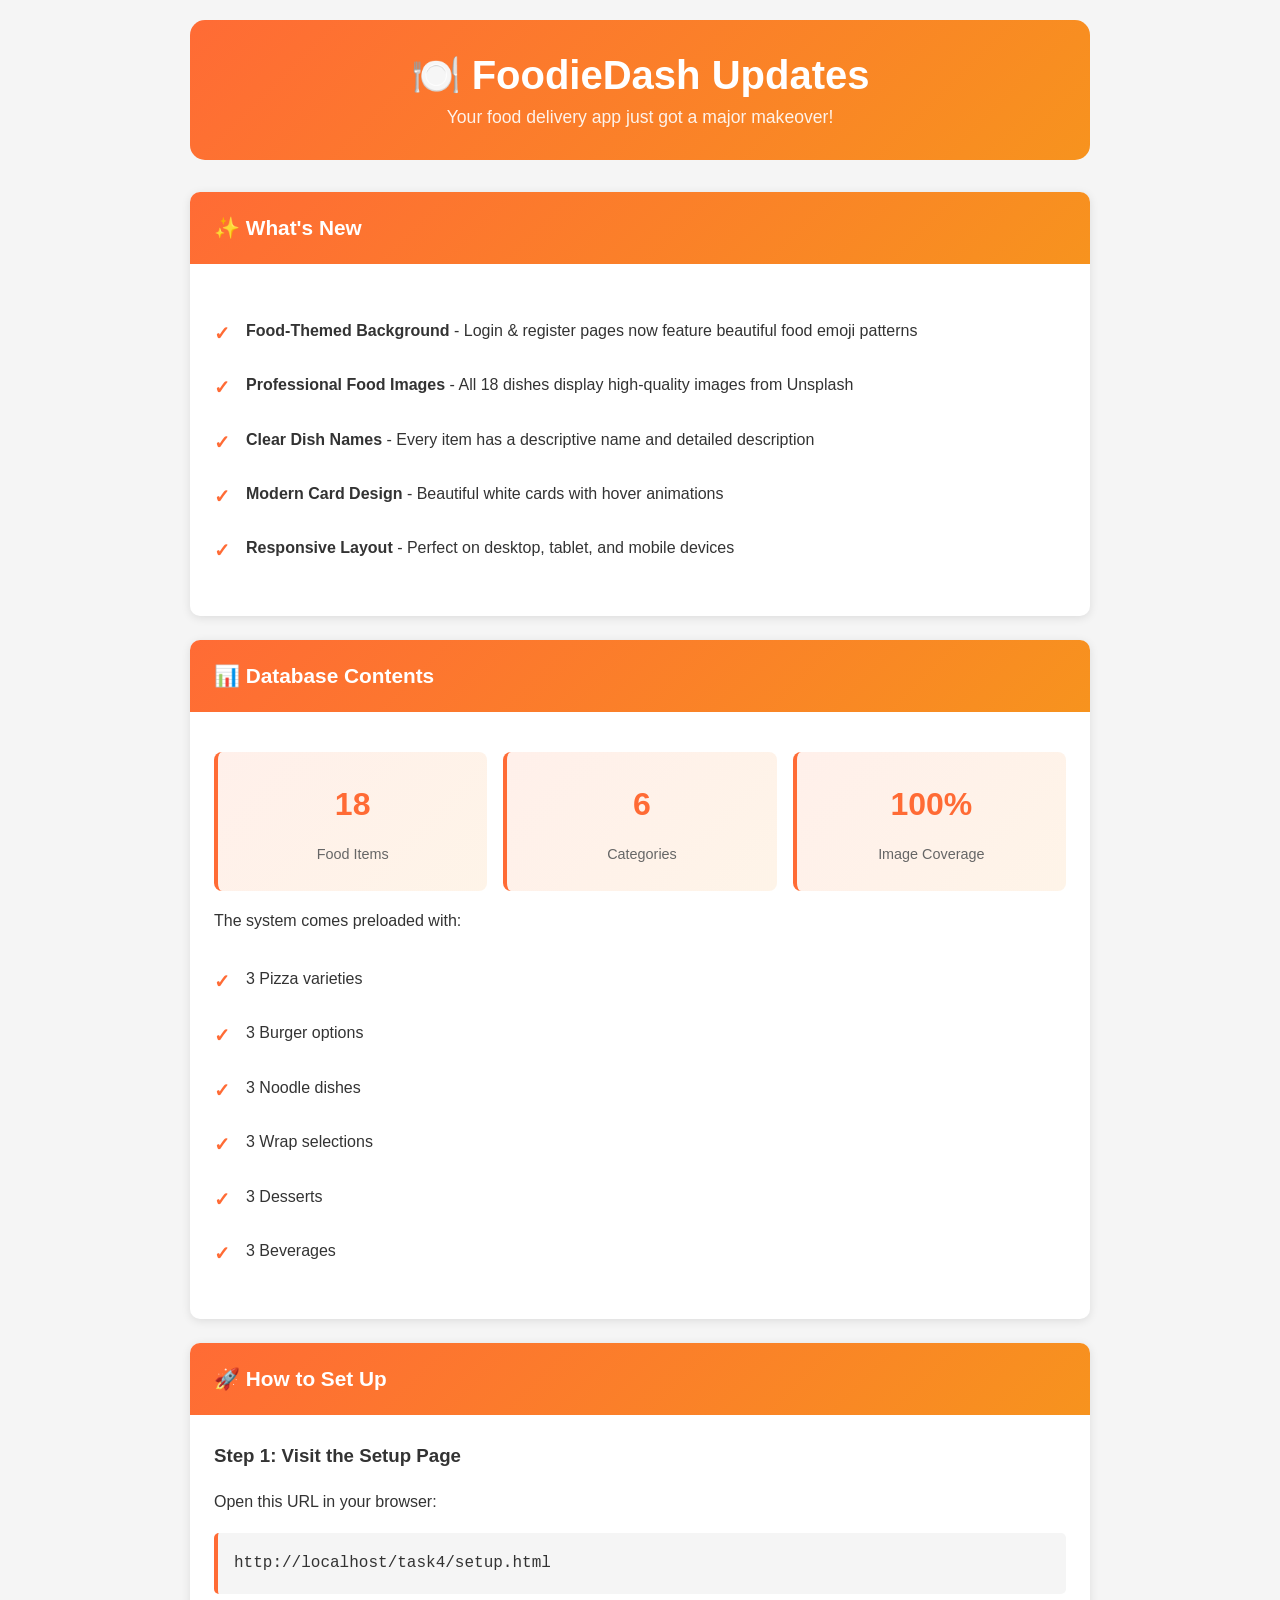
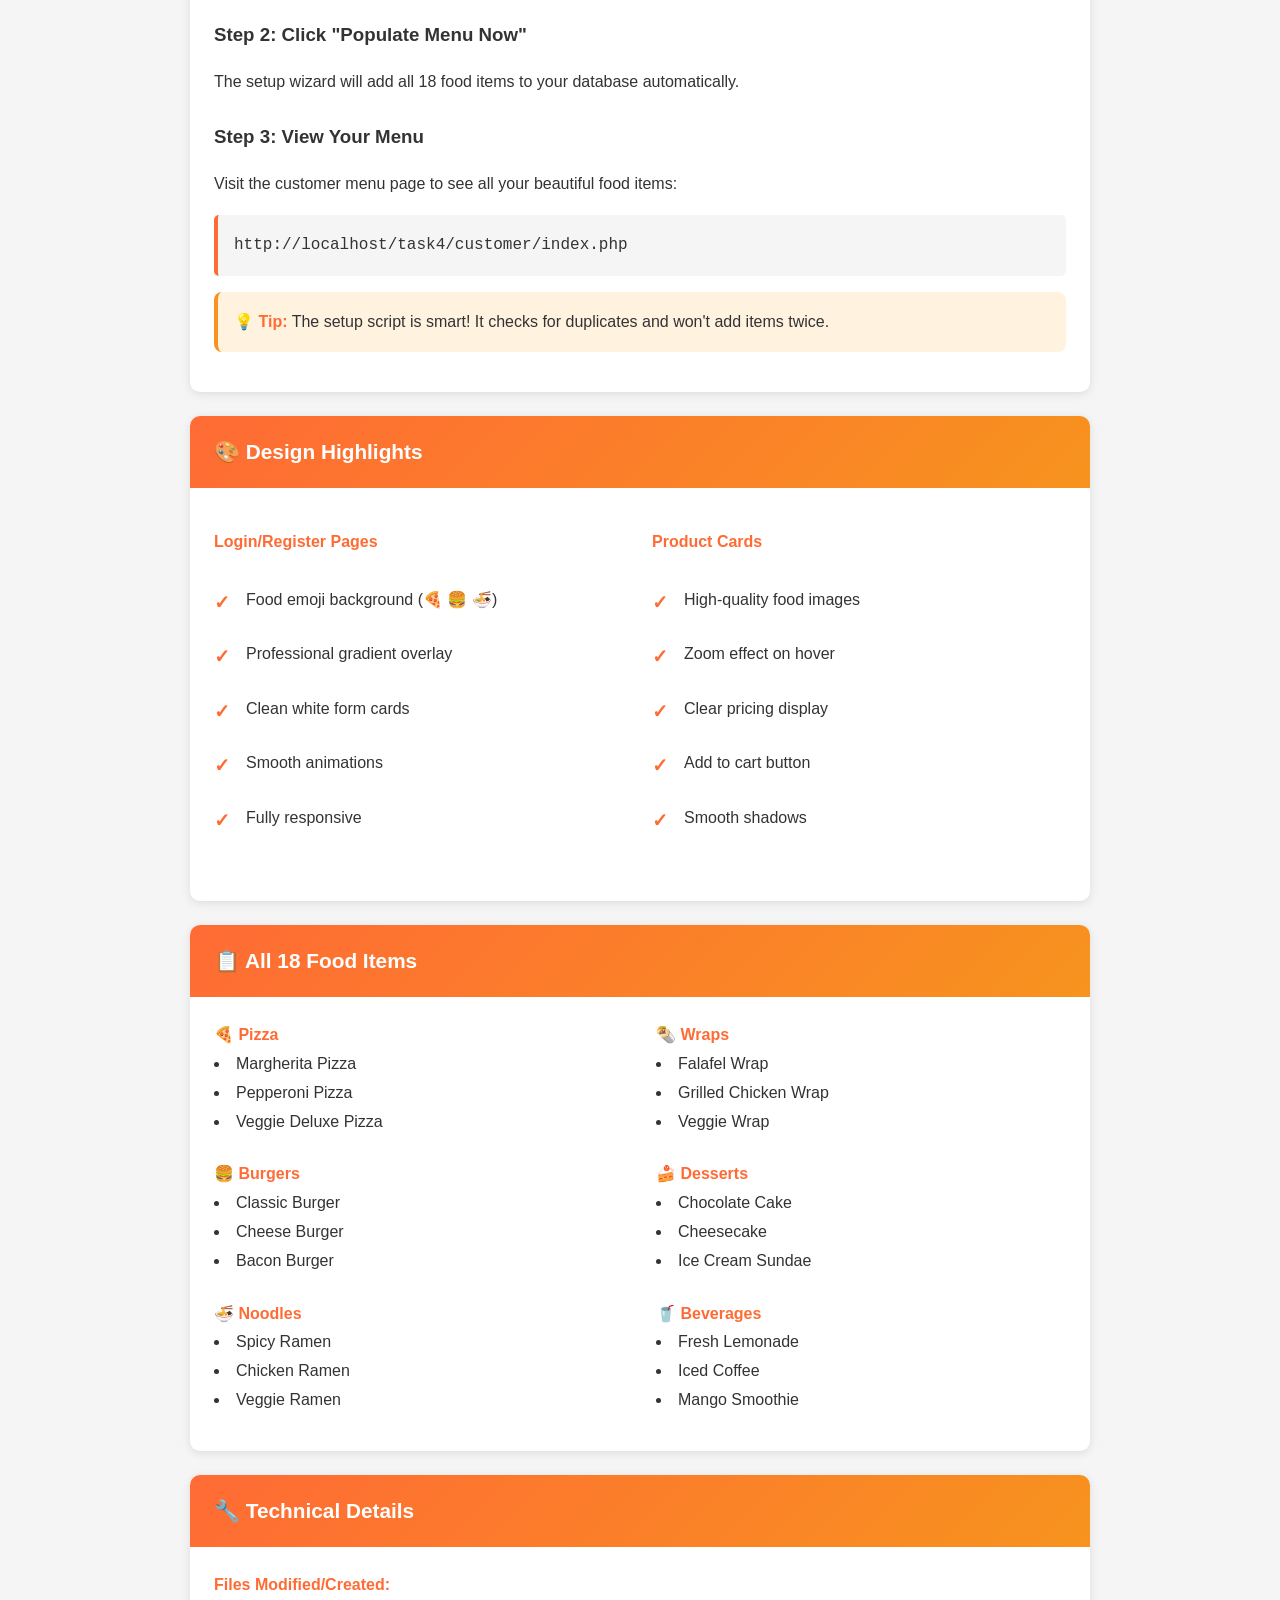
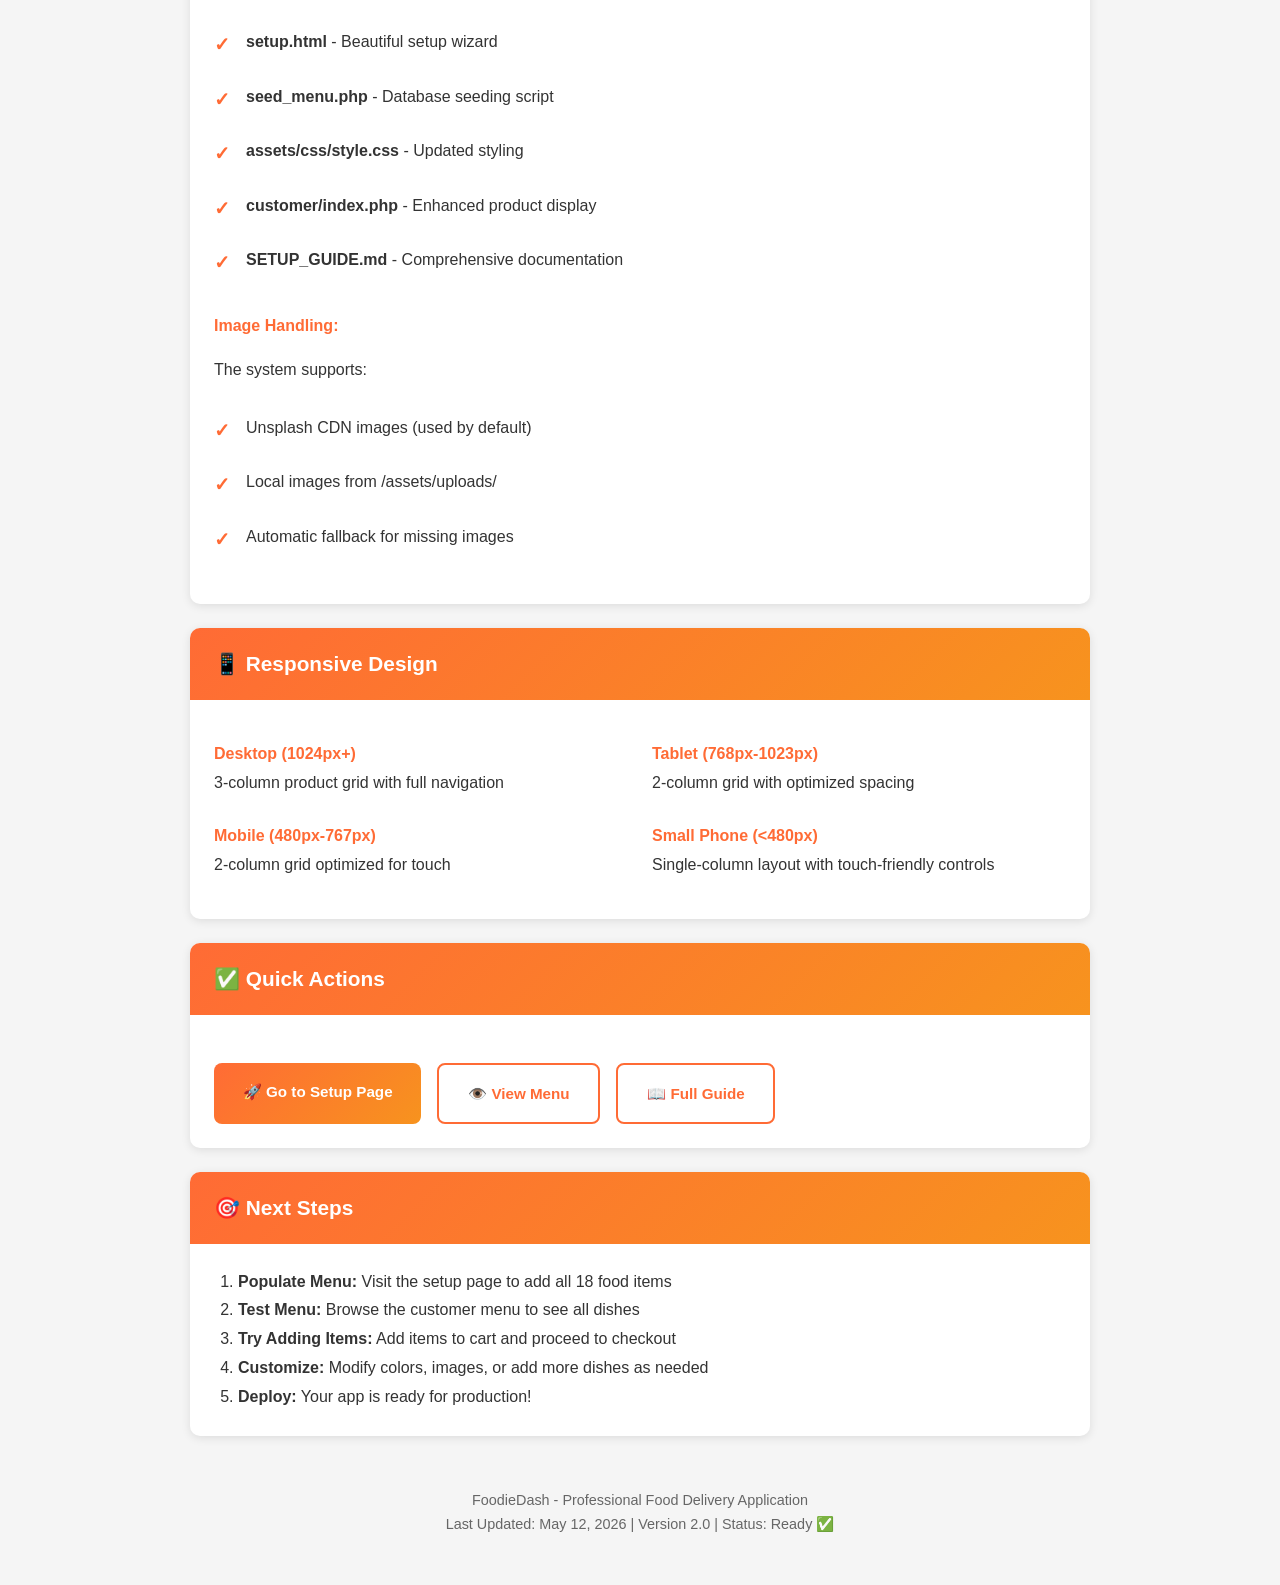
<file: task4/updates_summary.html>
<!DOCTYPE html>
<html lang="en">
<head>
    <meta charset="UTF-8">
    <meta name="viewport" content="width=device-width, initial-scale=1.0">
    <title>FoodieDash - Updates Summary</title>
    <style>
        * { margin: 0; padding: 0; box-sizing: border-box; }
        body {
            font-family: 'Segoe UI', Roboto, 'Helvetica Neue', Arial, sans-serif;
            background: #f5f5f5;
            padding: 20px;
        }
        .container { max-width: 900px; margin: 0 auto; }
        header {
            background: linear-gradient(135deg, #ff6b35 0%, #f7931e 100%);
            color: white;
            padding: 2rem;
            border-radius: 15px;
            margin-bottom: 2rem;
            text-align: center;
        }
        header h1 { font-size: 2.5rem; margin-bottom: 0.5rem; }
        header p { font-size: 1.1rem; opacity: 0.9; }
        .section {
            background: white;
            margin-bottom: 1.5rem;
            border-radius: 10px;
            overflow: hidden;
            box-shadow: 0 2px 10px rgba(0,0,0,0.1);
        }
        .section-header {
            background: linear-gradient(135deg, #ff6b35 0%, #f7931e 100%);
            color: white;
            padding: 1.5rem;
            font-size: 1.3rem;
            font-weight: 700;
        }
        .section-body {
            padding: 1.5rem;
            line-height: 1.8;
            color: #333;
        }
        .feature-list {
            list-style: none;
            margin: 1rem 0;
        }
        .feature-list li {
            padding: 0.8rem 0;
            padding-left: 2rem;
            position: relative;
        }
        .feature-list li:before {
            content: "✓";
            position: absolute;
            left: 0;
            color: #ff6b35;
            font-weight: bold;
            font-size: 1.2rem;
        }
        .code-block {
            background: #f5f5f5;
            border-left: 4px solid #ff6b35;
            padding: 1rem;
            margin: 1rem 0;
            border-radius: 5px;
            font-family: 'Courier New', monospace;
            overflow-x: auto;
        }
        .button-group {
            display: flex;
            gap: 1rem;
            margin-top: 1.5rem;
            flex-wrap: wrap;
        }
        .btn {
            display: inline-block;
            padding: 0.9rem 1.8rem;
            border-radius: 8px;
            text-decoration: none;
            font-weight: 600;
            transition: all 0.3s ease;
            border: none;
            cursor: pointer;
            font-size: 0.95rem;
        }
        .btn-primary {
            background: linear-gradient(135deg, #ff6b35 0%, #f7931e 100%);
            color: white;
        }
        .btn-primary:hover {
            transform: translateY(-2px);
            box-shadow: 0 5px 20px rgba(255,107,53,0.3);
        }
        .btn-secondary {
            background: white;
            color: #ff6b35;
            border: 2px solid #ff6b35;
        }
        .btn-secondary:hover {
            background: #ff6b35;
            color: white;
        }
        .stats {
            display: grid;
            grid-template-columns: repeat(auto-fit, minmax(200px, 1fr));
            gap: 1rem;
            margin: 1rem 0;
        }
        .stat-card {
            background: linear-gradient(135deg, rgba(255,107,53,0.1) 0%, rgba(247,147,30,0.1) 100%);
            padding: 1.5rem;
            border-radius: 8px;
            border-left: 4px solid #ff6b35;
            text-align: center;
        }
        .stat-number {
            font-size: 2rem;
            font-weight: 700;
            color: #ff6b35;
        }
        .stat-label {
            color: #666;
            font-size: 0.9rem;
            margin-top: 0.5rem;
        }
        .highlight {
            background: #fff3e0;
            padding: 1rem;
            border-radius: 8px;
            border-left: 4px solid #f7931e;
            margin: 1rem 0;
        }
        .highlight strong { color: #ff6b35; }
        footer {
            text-align: center;
            padding: 2rem;
            color: #666;
            font-size: 0.9rem;
        }
        .grid-2 {
            display: grid;
            grid-template-columns: repeat(auto-fit, minmax(400px, 1fr));
            gap: 1.5rem;
            margin: 1rem 0;
        }
        @media (max-width: 768px) {
            header h1 { font-size: 1.8rem; }
            .grid-2 { grid-template-columns: 1fr; }
        }
    </style>
</head>
<body>
    <div class="container">
        <header>
            <h1>🍽️ FoodieDash Updates</h1>
            <p>Your food delivery app just got a major makeover!</p>
        </header>

        <div class="section">
            <div class="section-header">✨ What's New</div>
            <div class="section-body">
                <ul class="feature-list">
                    <li><strong>Food-Themed Background</strong> - Login & register pages now feature beautiful food emoji patterns</li>
                    <li><strong>Professional Food Images</strong> - All 18 dishes display high-quality images from Unsplash</li>
                    <li><strong>Clear Dish Names</strong> - Every item has a descriptive name and detailed description</li>
                    <li><strong>Modern Card Design</strong> - Beautiful white cards with hover animations</li>
                    <li><strong>Responsive Layout</strong> - Perfect on desktop, tablet, and mobile devices</li>
                </ul>
            </div>
        </div>

        <div class="section">
            <div class="section-header">📊 Database Contents</div>
            <div class="section-body">
                <div class="stats">
                    <div class="stat-card">
                        <div class="stat-number">18</div>
                        <div class="stat-label">Food Items</div>
                    </div>
                    <div class="stat-card">
                        <div class="stat-number">6</div>
                        <div class="stat-label">Categories</div>
                    </div>
                    <div class="stat-card">
                        <div class="stat-number">100%</div>
                        <div class="stat-label">Image Coverage</div>
                    </div>
                </div>
                <p style="margin-top: 1rem;">The system comes preloaded with:</p>
                <ul class="feature-list">
                    <li>3 Pizza varieties</li>
                    <li>3 Burger options</li>
                    <li>3 Noodle dishes</li>
                    <li>3 Wrap selections</li>
                    <li>3 Desserts</li>
                    <li>3 Beverages</li>
                </ul>
            </div>
        </div>

        <div class="section">
            <div class="section-header">🚀 How to Set Up</div>
            <div class="section-body">
                <h3 style="margin-bottom: 1rem;">Step 1: Visit the Setup Page</h3>
                <p>Open this URL in your browser:</p>
                <div class="code-block">http://localhost/task4/setup.html</div>
                
                <h3 style="margin: 1.5rem 0 1rem 0;">Step 2: Click "Populate Menu Now"</h3>
                <p>The setup wizard will add all 18 food items to your database automatically.</p>
                
                <h3 style="margin: 1.5rem 0 1rem 0;">Step 3: View Your Menu</h3>
                <p>Visit the customer menu page to see all your beautiful food items:</p>
                <div class="code-block">http://localhost/task4/customer/index.php</div>
                
                <div class="highlight">
                    <strong>💡 Tip:</strong> The setup script is smart! It checks for duplicates and won't add items twice.
                </div>
            </div>
        </div>

        <div class="section">
            <div class="section-header">🎨 Design Highlights</div>
            <div class="section-body">
                <div class="grid-2">
                    <div>
                        <h4 style="color: #ff6b35; margin-bottom: 1rem;">Login/Register Pages</h4>
                        <ul class="feature-list">
                            <li>Food emoji background (🍕 🍔 🍜)</li>
                            <li>Professional gradient overlay</li>
                            <li>Clean white form cards</li>
                            <li>Smooth animations</li>
                            <li>Fully responsive</li>
                        </ul>
                    </div>
                    <div>
                        <h4 style="color: #ff6b35; margin-bottom: 1rem;">Product Cards</h4>
                        <ul class="feature-list">
                            <li>High-quality food images</li>
                            <li>Zoom effect on hover</li>
                            <li>Clear pricing display</li>
                            <li>Add to cart button</li>
                            <li>Smooth shadows</li>
                        </ul>
                    </div>
                </div>
            </div>
        </div>

        <div class="section">
            <div class="section-header">📋 All 18 Food Items</div>
            <div class="section-body">
                <div style="column-count: 2; column-gap: 2rem;">
                    <h4 style="color: #ff6b35;">🍕 Pizza</h4>
                    <ul style="list-style-position: inside; margin-bottom: 1.5rem;">
                        <li>Margherita Pizza</li>
                        <li>Pepperoni Pizza</li>
                        <li>Veggie Deluxe Pizza</li>
                    </ul>
                    
                    <h4 style="color: #ff6b35;">🍔 Burgers</h4>
                    <ul style="list-style-position: inside; margin-bottom: 1.5rem;">
                        <li>Classic Burger</li>
                        <li>Cheese Burger</li>
                        <li>Bacon Burger</li>
                    </ul>
                    
                    <h4 style="color: #ff6b35;">🍜 Noodles</h4>
                    <ul style="list-style-position: inside; margin-bottom: 1.5rem;">
                        <li>Spicy Ramen</li>
                        <li>Chicken Ramen</li>
                        <li>Veggie Ramen</li>
                    </ul>
                    
                    <h4 style="color: #ff6b35;">🌯 Wraps</h4>
                    <ul style="list-style-position: inside; margin-bottom: 1.5rem;">
                        <li>Falafel Wrap</li>
                        <li>Grilled Chicken Wrap</li>
                        <li>Veggie Wrap</li>
                    </ul>
                    
                    <h4 style="color: #ff6b35;">🍰 Desserts</h4>
                    <ul style="list-style-position: inside; margin-bottom: 1.5rem;">
                        <li>Chocolate Cake</li>
                        <li>Cheesecake</li>
                        <li>Ice Cream Sundae</li>
                    </ul>
                    
                    <h4 style="color: #ff6b35;">🥤 Beverages</h4>
                    <ul style="list-style-position: inside;">
                        <li>Fresh Lemonade</li>
                        <li>Iced Coffee</li>
                        <li>Mango Smoothie</li>
                    </ul>
                </div>
            </div>
        </div>

        <div class="section">
            <div class="section-header">🔧 Technical Details</div>
            <div class="section-body">
                <h4 style="color: #ff6b35; margin-bottom: 1rem;">Files Modified/Created:</h4>
                <ul class="feature-list">
                    <li><strong>setup.html</strong> - Beautiful setup wizard</li>
                    <li><strong>seed_menu.php</strong> - Database seeding script</li>
                    <li><strong>assets/css/style.css</strong> - Updated styling</li>
                    <li><strong>customer/index.php</strong> - Enhanced product display</li>
                    <li><strong>SETUP_GUIDE.md</strong> - Comprehensive documentation</li>
                </ul>
                
                <h4 style="color: #ff6b35; margin: 1.5rem 0 1rem 0;">Image Handling:</h4>
                <p>The system supports:</p>
                <ul class="feature-list">
                    <li>Unsplash CDN images (used by default)</li>
                    <li>Local images from /assets/uploads/</li>
                    <li>Automatic fallback for missing images</li>
                </ul>
            </div>
        </div>

        <div class="section">
            <div class="section-header">📱 Responsive Design</div>
            <div class="section-body">
                <div class="grid-2">
                    <div>
                        <h4 style="color: #ff6b35;">Desktop (1024px+)</h4>
                        <p>3-column product grid with full navigation</p>
                    </div>
                    <div>
                        <h4 style="color: #ff6b35;">Tablet (768px-1023px)</h4>
                        <p>2-column grid with optimized spacing</p>
                    </div>
                    <div>
                        <h4 style="color: #ff6b35;">Mobile (480px-767px)</h4>
                        <p>2-column grid optimized for touch</p>
                    </div>
                    <div>
                        <h4 style="color: #ff6b35;">Small Phone (&lt;480px)</h4>
                        <p>Single-column layout with touch-friendly controls</p>
                    </div>
                </div>
            </div>
        </div>

        <div class="section">
            <div class="section-header">✅ Quick Actions</div>
            <div class="section-body">
                <div class="button-group">
                    <a href="/task4/setup.html" class="btn btn-primary">
                        🚀 Go to Setup Page
                    </a>
                    <a href="/task4/customer/index.php" class="btn btn-secondary">
                        👁️ View Menu
                    </a>
                    <a href="/task4/SETUP_GUIDE.md" class="btn btn-secondary">
                        📖 Full Guide
                    </a>
                </div>
            </div>
        </div>

        <div class="section">
            <div class="section-header">🎯 Next Steps</div>
            <div class="section-body">
                <ol style="padding-left: 1.5rem; line-height: 1.8;">
                    <li><strong>Populate Menu:</strong> Visit the setup page to add all 18 food items</li>
                    <li><strong>Test Menu:</strong> Browse the customer menu to see all dishes</li>
                    <li><strong>Try Adding Items:</strong> Add items to cart and proceed to checkout</li>
                    <li><strong>Customize:</strong> Modify colors, images, or add more dishes as needed</li>
                    <li><strong>Deploy:</strong> Your app is ready for production!</li>
                </ol>
            </div>
        </div>

        <footer>
            <p>FoodieDash - Professional Food Delivery Application</p>
            <p style="margin-top: 0.5rem;">Last Updated: May 12, 2026 | Version 2.0 | Status: Ready ✅</p>
        </footer>
    </div>
</body>
</html>
</file>
<file: task1/css/style.css>
* {
    margin: 0;
    padding: 0;
    box-sizing: border-box;
}

body {
    font-family: 'Inter', sans-serif;
    background: #f9fafb;
    color: #111827;
    line-height: 1.6;
    transition: background 0.3s, color 0.3s;
}

.container {
    max-width: 1200px;
    margin: 0 auto;
    padding: 0 1.5rem;
}

/* Hero Section */
.hero {
    background: linear-gradient(135deg, #0f172a 0%, #1e293b 100%);
    color: white;
    text-align: center;
    padding: 4rem 0;
}

.profile-photo {
    width: 140px;
    height: 140px;
    border-radius: 50%;
    object-fit: cover;
    border: 4px solid #f59e0b;
    margin-bottom: 1rem;
}

.hero h1 {
    font-size: 2.8rem;
    font-weight: 700;
}

.tagline {
    font-size: 1.2rem;
    opacity: 0.9;
    margin: 0.5rem 0 1.5rem;
}

.btn {
    display: inline-block;
    padding: 0.75rem 1.5rem;
    border-radius: 40px;
    text-decoration: none;
    font-weight: 600;
    transition: 0.2s;
    cursor: pointer;
    border: none;
}

.btn-primary {
    background: #f59e0b;
    color: #0f172a;
}
.btn-primary:hover {
    background: #d97706;
    transform: translateY(-2px);
}

.btn-outline {
    background: transparent;
    border: 2px solid #f59e0b;
    color: #f59e0b;
}
.btn-outline:hover {
    background: #f59e0b;
    color: #0f172a;
}

.btn-secondary {
    background: #334155;
    color: white;
}
.btn-secondary:hover {
    background: #1e293b;
}

.btn-small {
    padding: 0.4rem 1rem;
    font-size: 0.9rem;
}

/* Navigation */
.main-nav {
    background: white;
    box-shadow: 0 2px 10px rgba(0,0,0,0.05);
    position: sticky;
    top: 0;
    z-index: 100;
}
.main-nav .container {
    display: flex;
    justify-content: center;
    gap: 2rem;
    padding: 1rem;
}
.main-nav a {
    text-decoration: none;
    color: #334155;
    font-weight: 600;
    transition: 0.2s;
}
.main-nav a:hover {
    color: #f59e0b;
}

/* Sections */
.section {
    padding: 4rem 0;
}
.bg-light {
    background: #f1f5f9;
}
h2 {
    font-size: 2rem;
    margin-bottom: 2rem;
    border-left: 5px solid #f59e0b;
    padding-left: 1rem;
}

/* Skills List */
.skills-list {
    display: flex;
    flex-wrap: wrap;
    gap: 0.8rem;
    list-style: none;
    margin-bottom: 1rem;
}
.skills-list li {
    background: white;
    padding: 0.5rem 1.2rem;
    border-radius: 30px;
    font-weight: 500;
    box-shadow: 0 2px 4px rgba(0,0,0,0.05);
    border: 1px solid #e2e8f0;
}
.skills-control {
    margin-top: 0.5rem;
}

/* Projects Grid (CSS Grid) */
.projects-grid {
    display: grid;
    grid-template-columns: repeat(auto-fill, minmax(300px, 1fr));
    gap: 2rem;
}
.project-card {
    background: white;
    border-radius: 16px;
    overflow: hidden;
    box-shadow: 0 10px 15px -3px rgba(0,0,0,0.1);
    transition: transform 0.2s;
}
.project-card:hover {
    transform: translateY(-5px);
}
.project-card img {
    width: 100%;
    height: 180px;
    object-fit: cover;
}
.project-card-content {
    padding: 1.2rem;
}
.project-card h3 {
    margin-bottom: 0.5rem;
}
.project-card p {
    color: #475569;
    font-size: 0.9rem;
}
.project-btn {
    background: none;
    border: none;
    color: #f59e0b;
    font-weight: 600;
    cursor: pointer;
    margin-top: 0.5rem;
    padding: 0;
}
.project-btn:hover {
    text-decoration: underline;
}

/* Dark Mode Toggle */
.dark-mode-toggle {
    position: fixed;
    bottom: 20px;
    right: 20px;
    z-index: 999;
}
#darkModeBtn {
    background: #0f172a;
    color: white;
    border: none;
    width: 48px;
    height: 48px;
    border-radius: 50%;
    cursor: pointer;
    font-size: 1.4rem;
    box-shadow: 0 4px 12px rgba(0,0,0,0.2);
    transition: 0.2s;
}
#darkModeBtn:hover {
    transform: scale(1.05);
}

/* Dark Mode Styles */
body.dark-mode {
    background: #0f172a;
    color: #e2e8f0;
}
body.dark-mode .main-nav,
body.dark-mode .project-card,
body.dark-mode .skills-list li {
    background: #1e293b;
    color: #e2e8f0;
}
body.dark-mode .project-card p {
    color: #cbd5e1;
}
body.dark-mode .btn-secondary {
    background: #475569;
}
body.dark-mode .bg-light {
    background: #1e293b;
}
body.dark-mode .modal-content {
    background: #1e293b;
    color: #e2e8f0;
}

/* Modal */
.modal {
    display: none;
    position: fixed;
    z-index: 1000;
    left: 0;
    top: 0;
    width: 100%;
    height: 100%;
    background-color: rgba(0,0,0,0.7);
    align-items: center;
    justify-content: center;
}
.modal-content {
    background: white;
    padding: 2rem;
    border-radius: 24px;
    max-width: 500px;
    width: 90%;
    box-shadow: 0 25px 40px rgba(0,0,0,0.2);
    position: relative;
    animation: fadeInUp 0.3s;
}
.close-modal {
    position: absolute;
    right: 1.5rem;
    top: 1rem;
    font-size: 1.8rem;
    cursor: pointer;
}
@keyframes fadeInUp {
    from { opacity: 0; transform: translateY(20px); }
    to { opacity: 1; transform: translateY(0); }
}

/* Contact Page */
.page-header {
    background: #0f172a;
    color: white;
    padding: 2rem 0;
    text-align: center;
}
.back-link {
    color: #f59e0b;
    text-decoration: none;
    display: inline-block;
    margin-bottom: 1rem;
}
.contact-grid {
    display: grid;
    grid-template-columns: 1fr 1.5fr;
    gap: 3rem;
    margin: 3rem 0;
}
.contact-info {
    background: #f1f5f9;
    padding: 2rem;
    border-radius: 24px;
}
body.dark-mode .contact-info {
    background: #1e293b;
}
.contact-form {
    background: white;
    padding: 2rem;
    border-radius: 24px;
    box-shadow: 0 10px 25px rgba(0,0,0,0.05);
}
body.dark-mode .contact-form {
    background: #1e293b;
}
.form-group {
    margin-bottom: 1.2rem;
}
.form-group label {
    display: block;
    font-weight: 600;
    margin-bottom: 0.3rem;
}
.form-group input, .form-group textarea {
    width: 100%;
    padding: 0.75rem;
    border: 1px solid #cbd5e1;
    border-radius: 12px;
    font-family: inherit;
    background: #fff;
}
body.dark-mode .form-group input,
body.dark-mode .form-group textarea {
    background: #0f172a;
    border-color: #334155;
    color: white;
}
.error {
    color: #ef4444;
    font-size: 0.8rem;
}
.success-message {
    background: #10b98120;
    color: #10b981;
    padding: 1rem;
    border-radius: 12px;
    margin-top: 1rem;
    text-align: center;
}

/* Footer */
footer {
    text-align: center;
    padding: 2rem 0;
    background: #0f172a;
    color: #94a3b8;
    margin-top: 3rem;
}
footer a {
    color: #94a3b8;
    text-decoration: none;
}
footer a:hover {
    color: #f59e0b;
}

/* Responsive */
@media (max-width: 768px) {
    .hero h1 {
        font-size: 2rem;
    }
    .contact-grid {
        grid-template-columns: 1fr;
        gap: 2rem;
    }
    .projects-grid {
        grid-template-columns: 1fr;
    }
    .main-nav .container {
        gap: 1rem;
        flex-wrap: wrap;
    }
}
</file>
<file: TASK2/css/style.css>
/* ===== CUSTOM COLOR PALETTE ===== */
:root {
    --primary: #4361ee;
    --primary-dark: #3a56d4;
    --primary-light: #eef2ff;
    --secondary: #f72585;
    --secondary-dark: #e01e6d;
    --dark: #2b2d42;
    --gray: #6c757d;
    --light-bg: #f8f9fc;
    --white: #ffffff;
    --success: #10b981;
    --error: #ef4444;
}

/* ===== GLOBAL STYLES ===== */
* {
    margin: 0;
    padding: 0;
    box-sizing: border-box;
}

body {
    font-family: 'Poppins', sans-serif;
    background: var(--light-bg);
    color: var(--dark);
    scroll-behavior: smooth;
}

/* ===== CUSTOM NAVBAR ===== */
.custom-navbar {
    background: rgba(255, 255, 255, 0.95);
    backdrop-filter: blur(10px);
    box-shadow: 0 2px 15px rgba(0, 0, 0, 0.05);
    transition: all 0.3s ease;
}

.custom-navbar .navbar-brand {
    background: linear-gradient(135deg, var(--primary), var(--secondary));
    -webkit-background-clip: text;
    background-clip: text;
    color: transparent;
    font-weight: 700;
    font-size: 1.5rem;
}

.custom-navbar .nav-link {
    color: var(--dark);
    font-weight: 500;
    margin: 0 0.25rem;
    transition: color 0.3s ease;
}

.custom-navbar .nav-link:hover,
.custom-navbar .nav-link.active {
    color: var(--primary);
}

/* ===== BUTTONS & HOVER EFFECTS ===== */
.btn-primary {
    background-color: var(--primary);
    border: none;
    padding: 10px 20px;
    transition: all 0.3s ease;
}

.btn-primary:hover {
    background-color: var(--primary-dark);
    transform: translateY(-2px);
    box-shadow: 0 8px 20px rgba(67, 97, 238, 0.3);
}

.btn-outline-primary {
    border-color: var(--primary);
    color: var(--primary);
    transition: all 0.3s ease;
}

.btn-outline-primary:hover {
    background-color: var(--primary);
    transform: translateY(-2px);
    box-shadow: 0 5px 15px rgba(67, 97, 238, 0.2);
}

/* ===== CARDS ===== */
.card {
    border: none;
    border-radius: 1rem;
    transition: transform 0.3s ease, box-shadow 0.3s ease;
    overflow: hidden;
}

.card:hover {
    transform: translateY(-8px);
    box-shadow: 0 20px 30px -10px rgba(0, 0, 0, 0.1);
}

.card .card-title {
    color: var(--primary);
    font-weight: 600;
}

/* ===== FORM STYLES ===== */
.form-control {
    border-radius: 0.75rem;
    border: 1px solid #e2e8f0;
    padding: 0.75rem 1rem;
    transition: all 0.2s ease;
}

.form-control:focus {
    border-color: var(--primary);
    box-shadow: 0 0 0 0.2rem rgba(67, 97, 238, 0.25);
}

.form-control.is-invalid {
    border-color: var(--error);
    background-image: none;
}

.invalid-feedback {
    font-size: 0.8rem;
    margin-top: 0.25rem;
}

/* ===== ANIMATIONS ===== */
.animate-card {
    animation: fadeSlideUp 0.6s ease-out;
}

@keyframes fadeSlideUp {
    from {
        opacity: 0;
        transform: translateY(30px);
    }
    to {
        opacity: 1;
        transform: translateY(0);
    }
}

/* ===== CAROUSEL ===== */
.carousel-item img {
    height: 400px;
    object-fit: cover;
}

.carousel-caption {
    background: linear-gradient(0deg, rgba(0,0,0,0.6) 0%, rgba(0,0,0,0) 100%);
    border-radius: 1rem;
    padding: 1rem;
}

/* ===== RESPONSIVE UTILITIES (overrides) ===== */
@media (max-width: 768px) {
    .carousel-item img {
        height: 250px;
    }
    
    .display-5 {
        font-size: 2rem;
    }
}

/* ===== PASSWORD TOGGLE ===== */
.toggle-password {
    cursor: pointer;
    color: var(--gray);
    transition: color 0.2s;
}

.toggle-password:hover {
    color: var(--primary);
}

/* ===== FOOTER ===== */
footer {
    margin-top: auto;
    font-size: 0.9rem;
}

/* ===== LOADING SPINNER ===== */
.spinner-border {
    width: 3rem;
    height: 3rem;
}

/* ===== DASHBOARD SPECIFIC ===== */
.list-group-item {
    background-color: transparent;
    border-color: #e9ecef;
}

.badge.bg-success {
    background-color: var(--success) !important;
}
</file>
